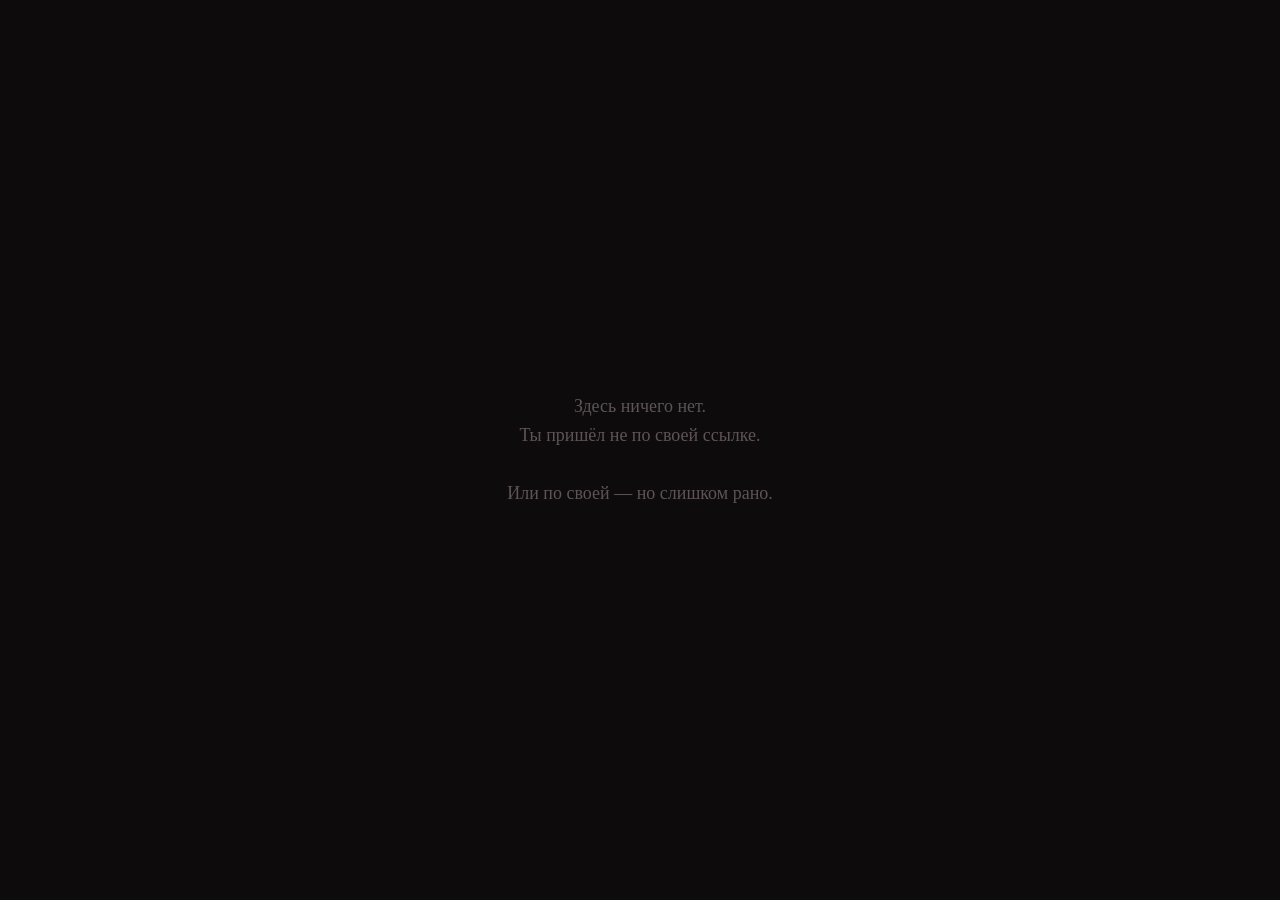
<file: index.html>
<!doctype html>
<html lang="ru"><head><meta charset="utf-8"><meta name="viewport" content="width=device-width,initial-scale=1">
<meta name="robots" content="noindex,nofollow"><title>…</title>
<style>html,body{margin:0;height:100%;background:#0d0b0c;color:#5e5358;font:18px/1.6 Georgia,serif;display:grid;place-items:center;text-align:center}
p{max-width:420px;padding:16px;animation:b 6s ease-in-out infinite}@keyframes b{50%{opacity:.35}}</style></head>
<body><p>Здесь ничего нет.<br>Ты пришёл не по своей ссылке.<br><br>Или по своей — но слишком рано.</p></body></html>
</file>
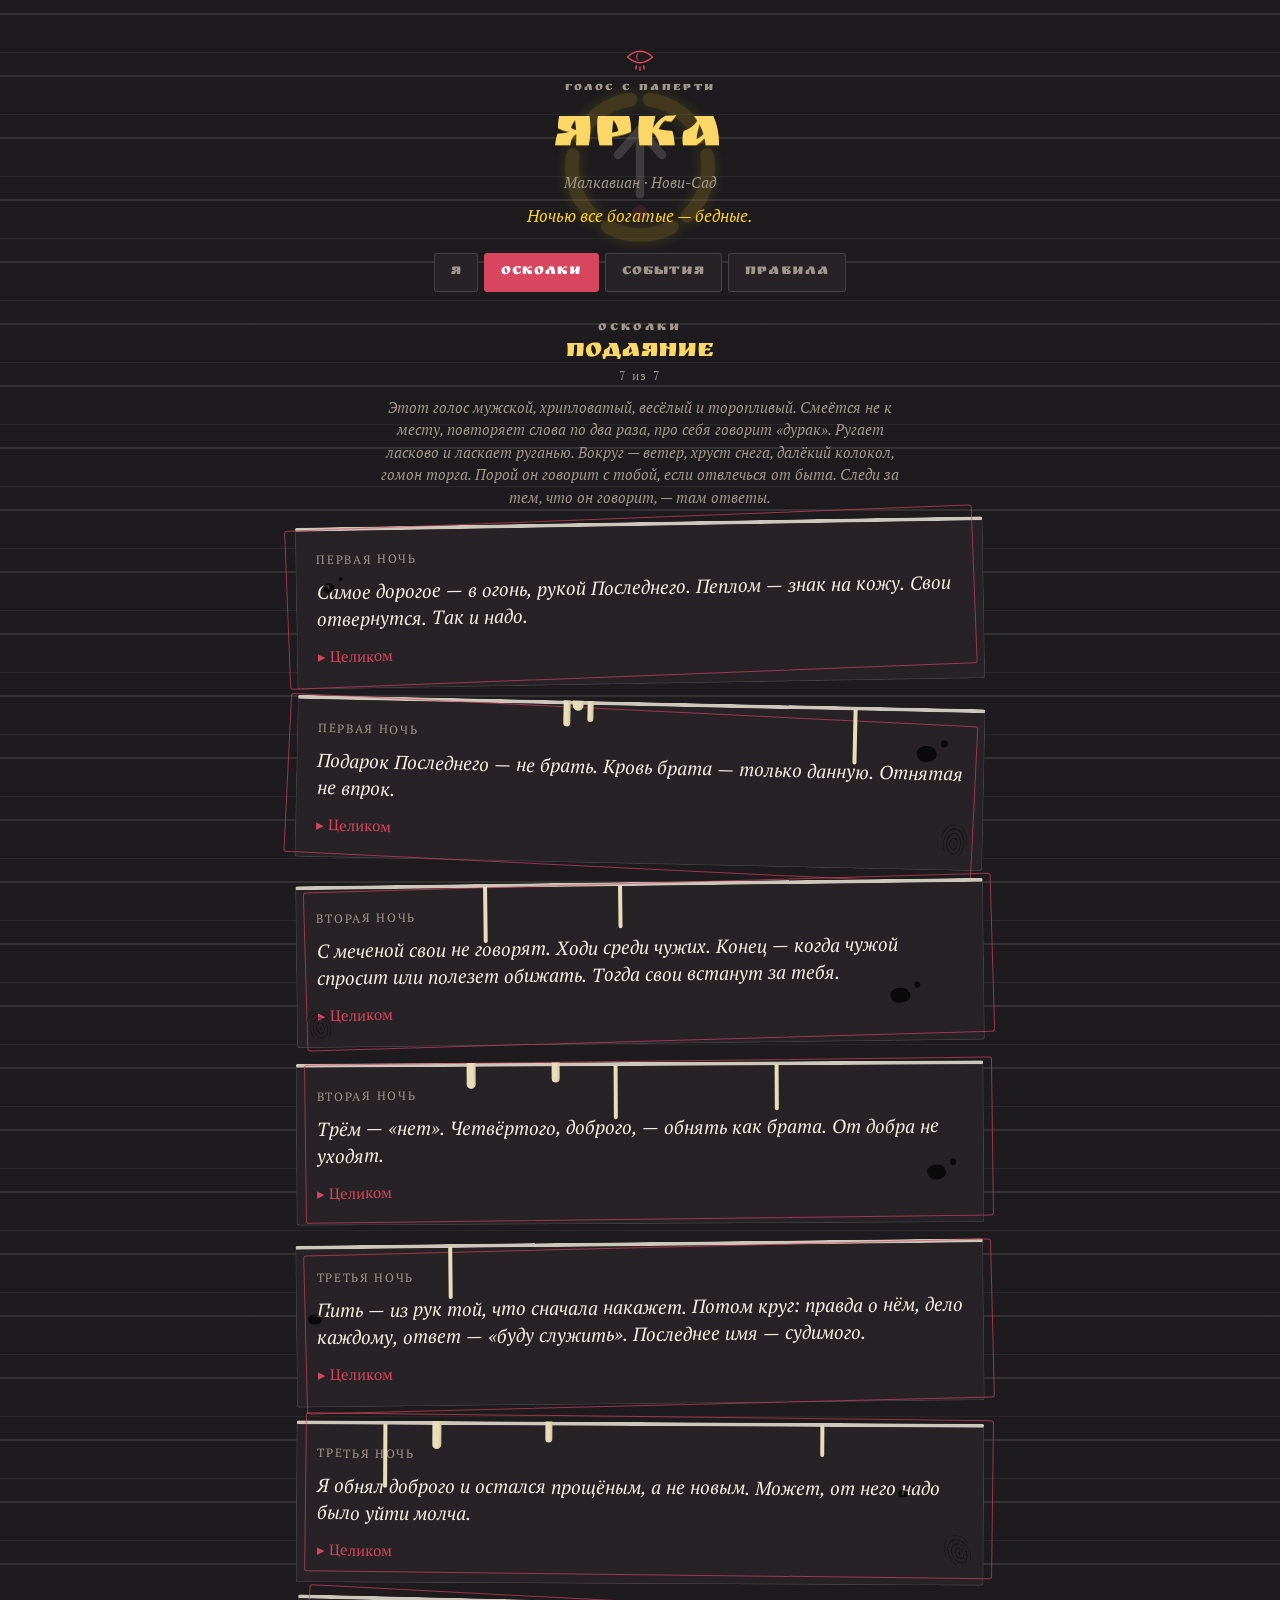
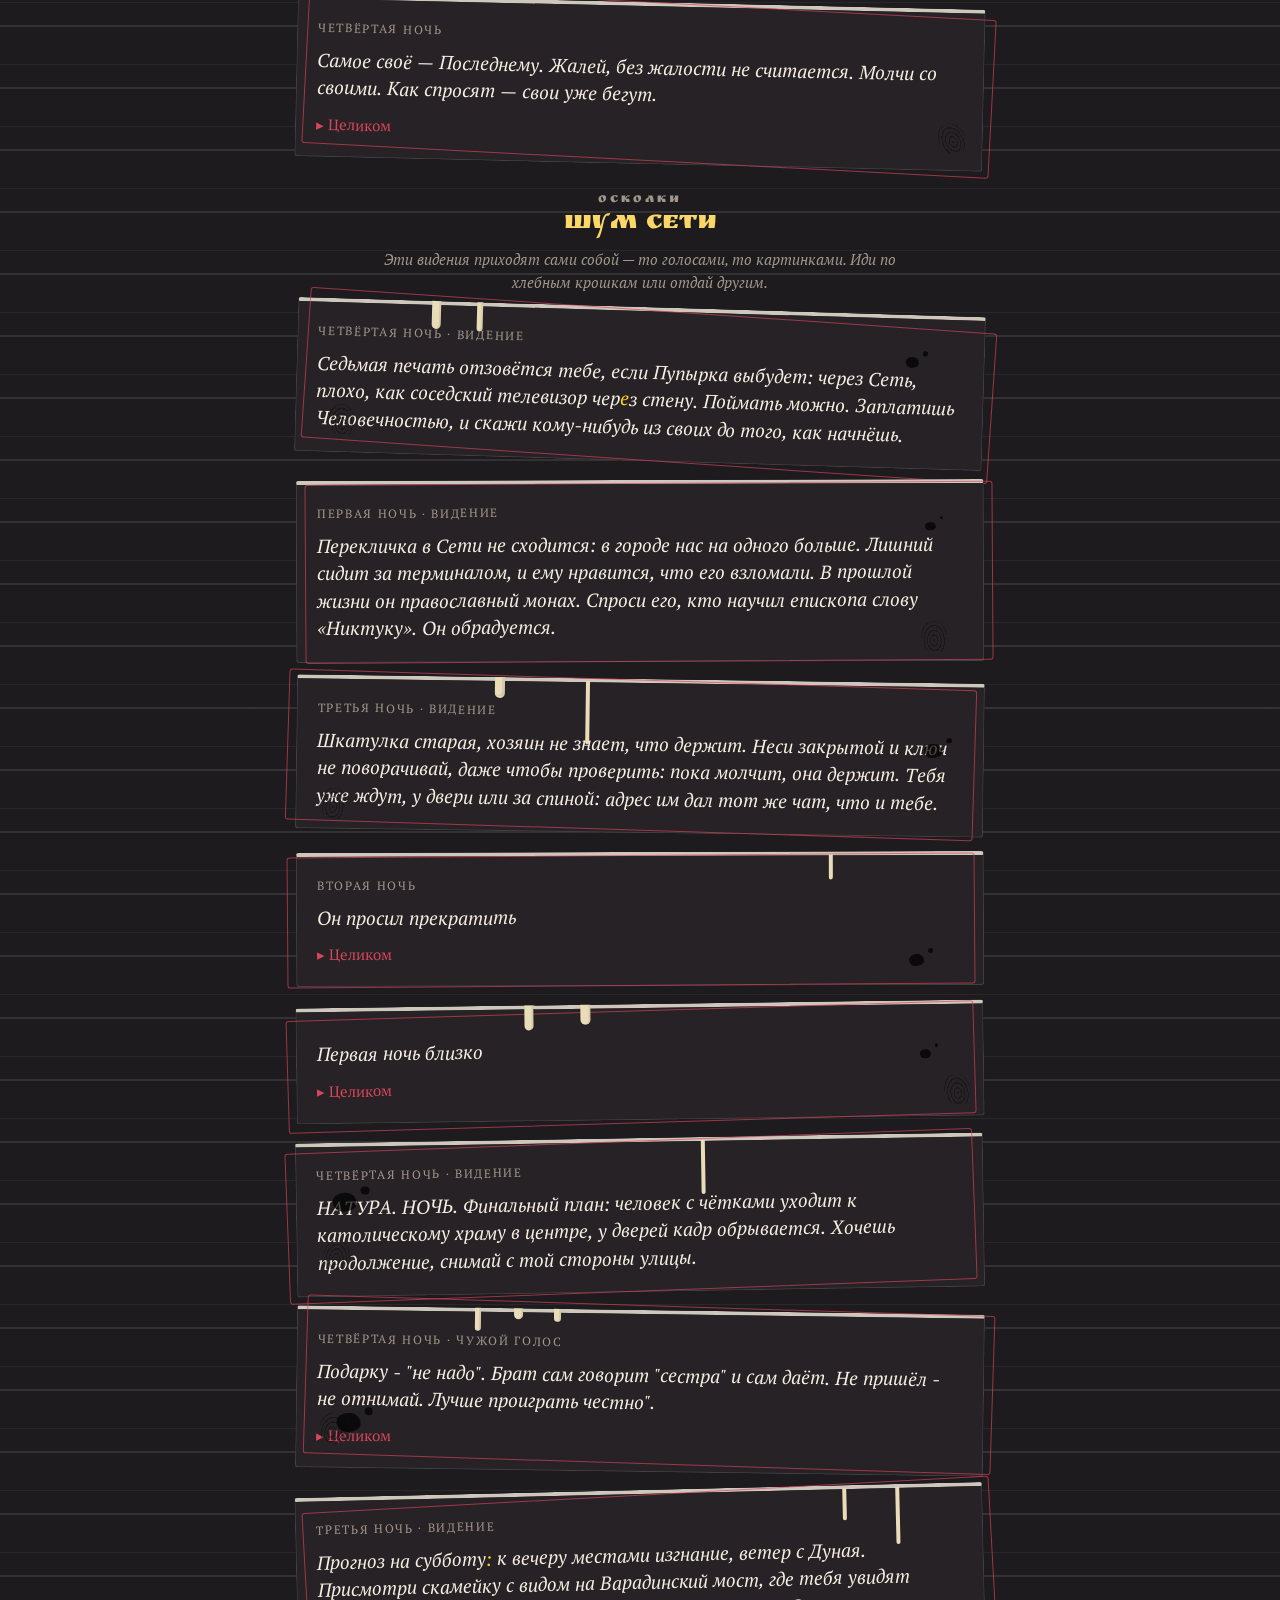
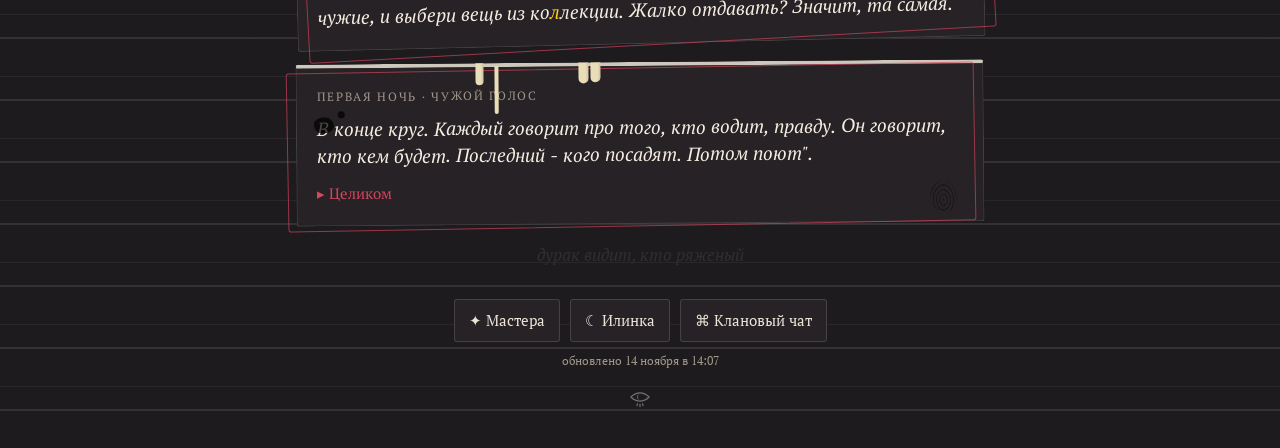
<file: bosoy-836b/index.html>
<!doctype html>
<html lang="ru" data-voice="prokhor" data-slug="bosoy-836b">
<head>
<meta charset="utf-8">
<meta name="viewport" content="width=device-width,initial-scale=1">
<meta name="robots" content="noindex,nofollow">
<title>…</title>
<link rel="preconnect" href="https://fonts.googleapis.com"><link rel="preconnect" href="https://fonts.gstatic.com" crossorigin>
<link rel="stylesheet" href="https://fonts.googleapis.com/css2?family=Caveat:wght@500;700&family=EB+Garamond:ital@0;1&family=Forum&family=Literata:ital,opsz@0,7..72;1,7..72&family=Old+Standard+TT:ital,wght@0,400;0,700;1,400&family=PT+Sans&family=PT+Serif:ital@0;1&family=Ruslan+Display&family=Cormorant+Garamond:ital,wght@0,400;0,600;1,400&display=swap">
<link rel="stylesheet" href="../assets/app.css?v=f05835c6">
</head>
<body>
<script src="../assets/app.js?v=376a159a"></script>
</body>
</html>
</file>
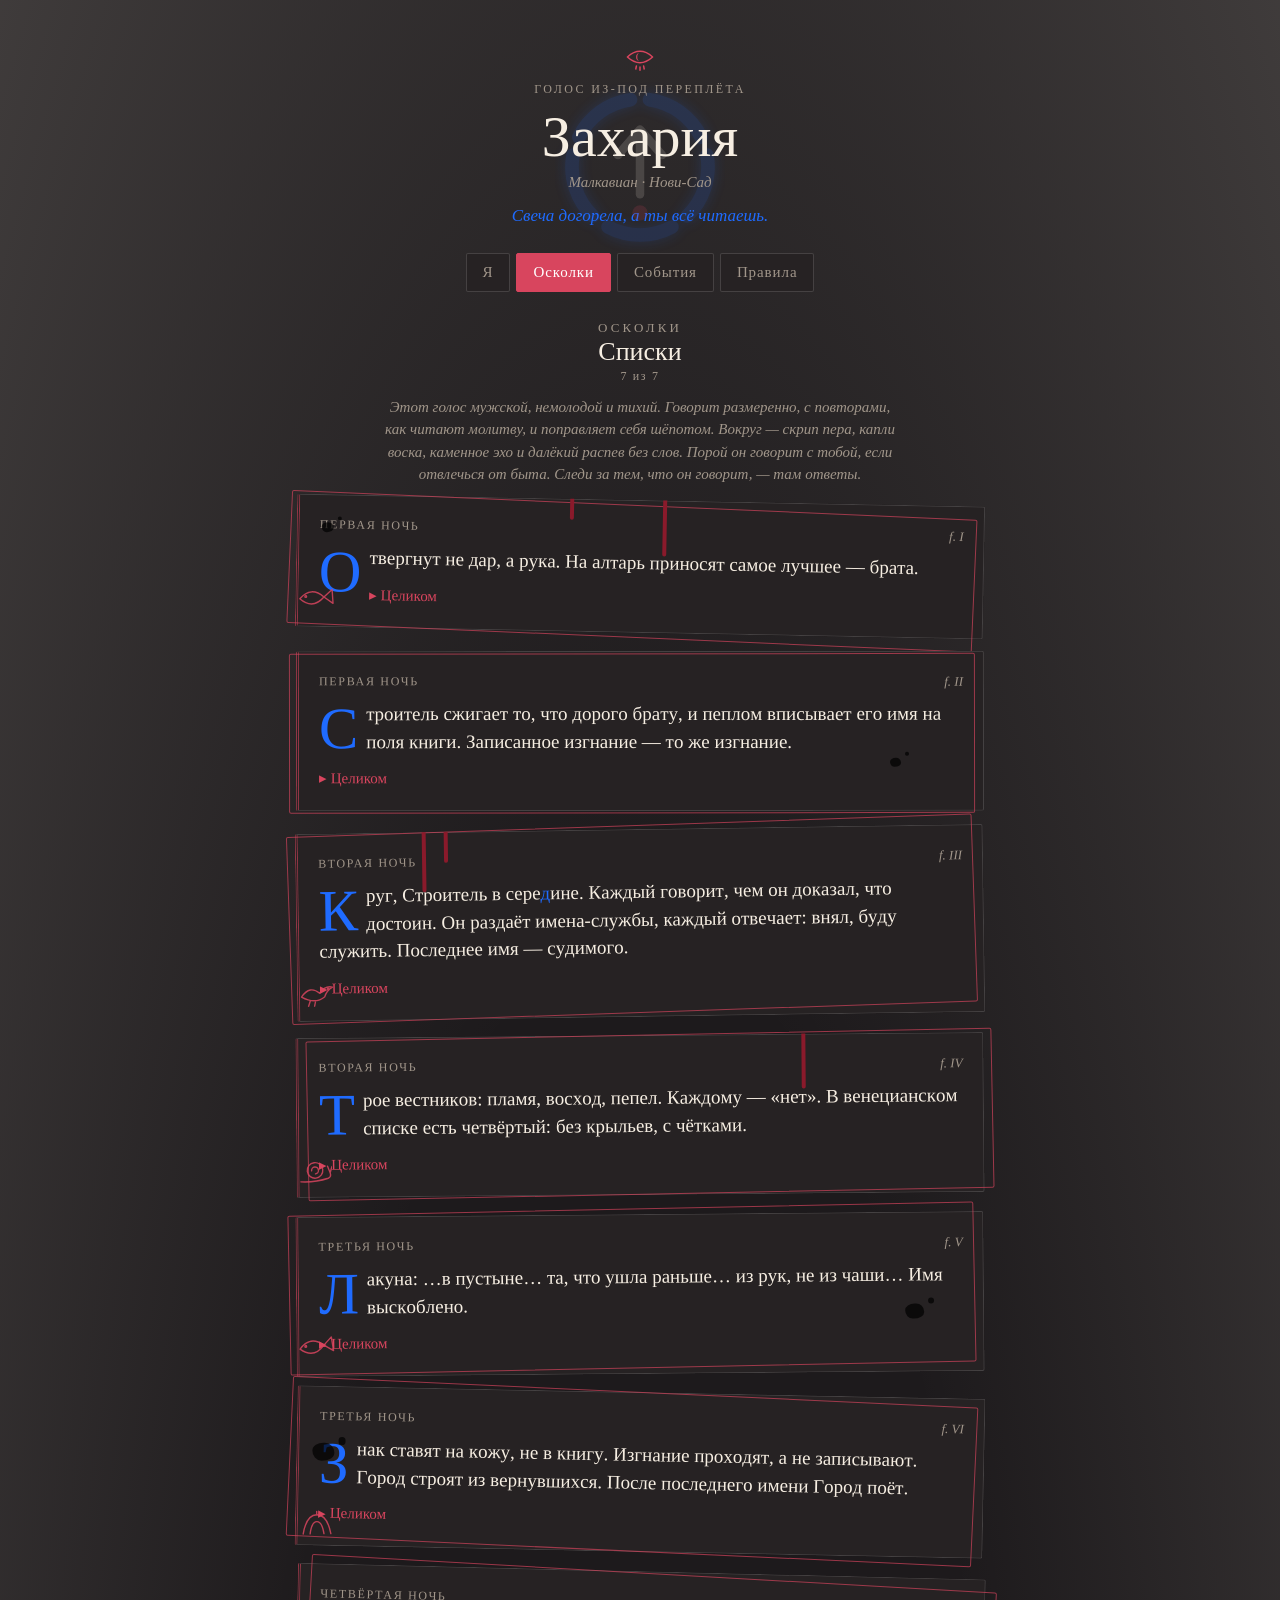
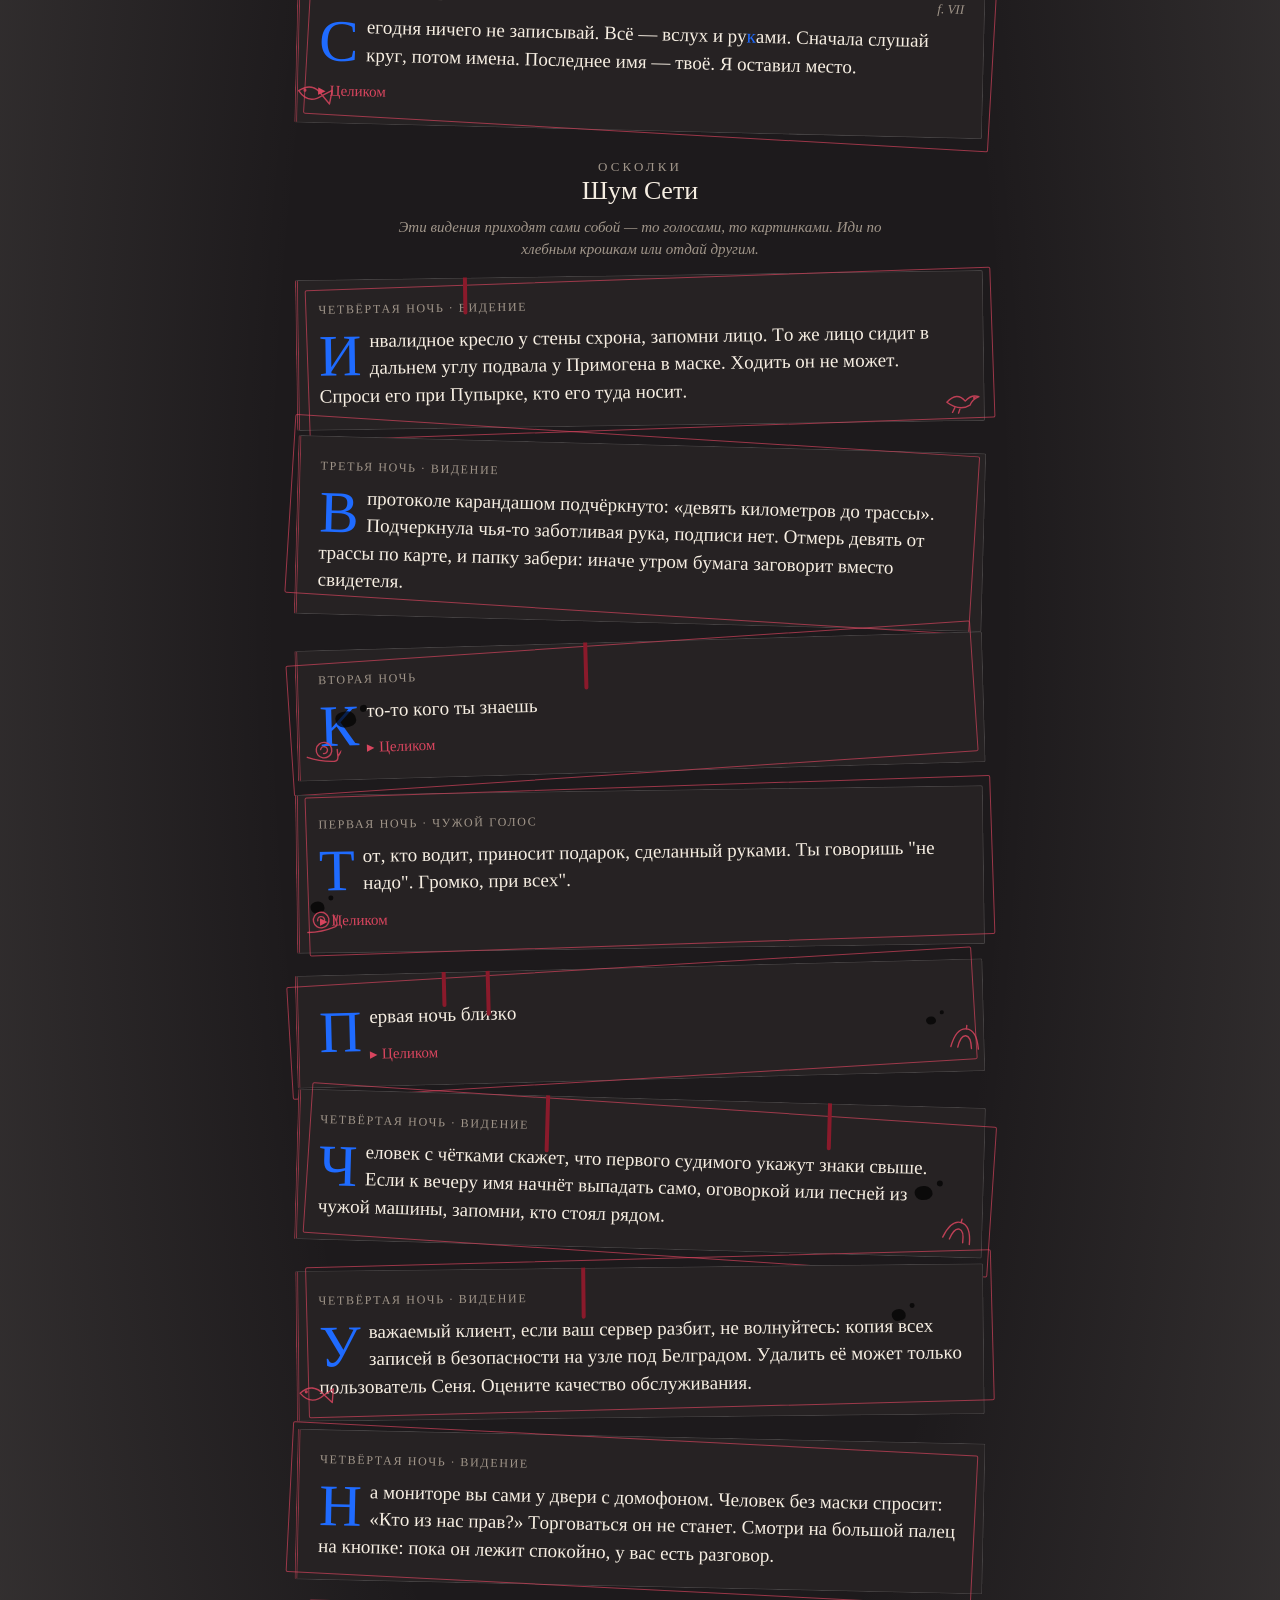
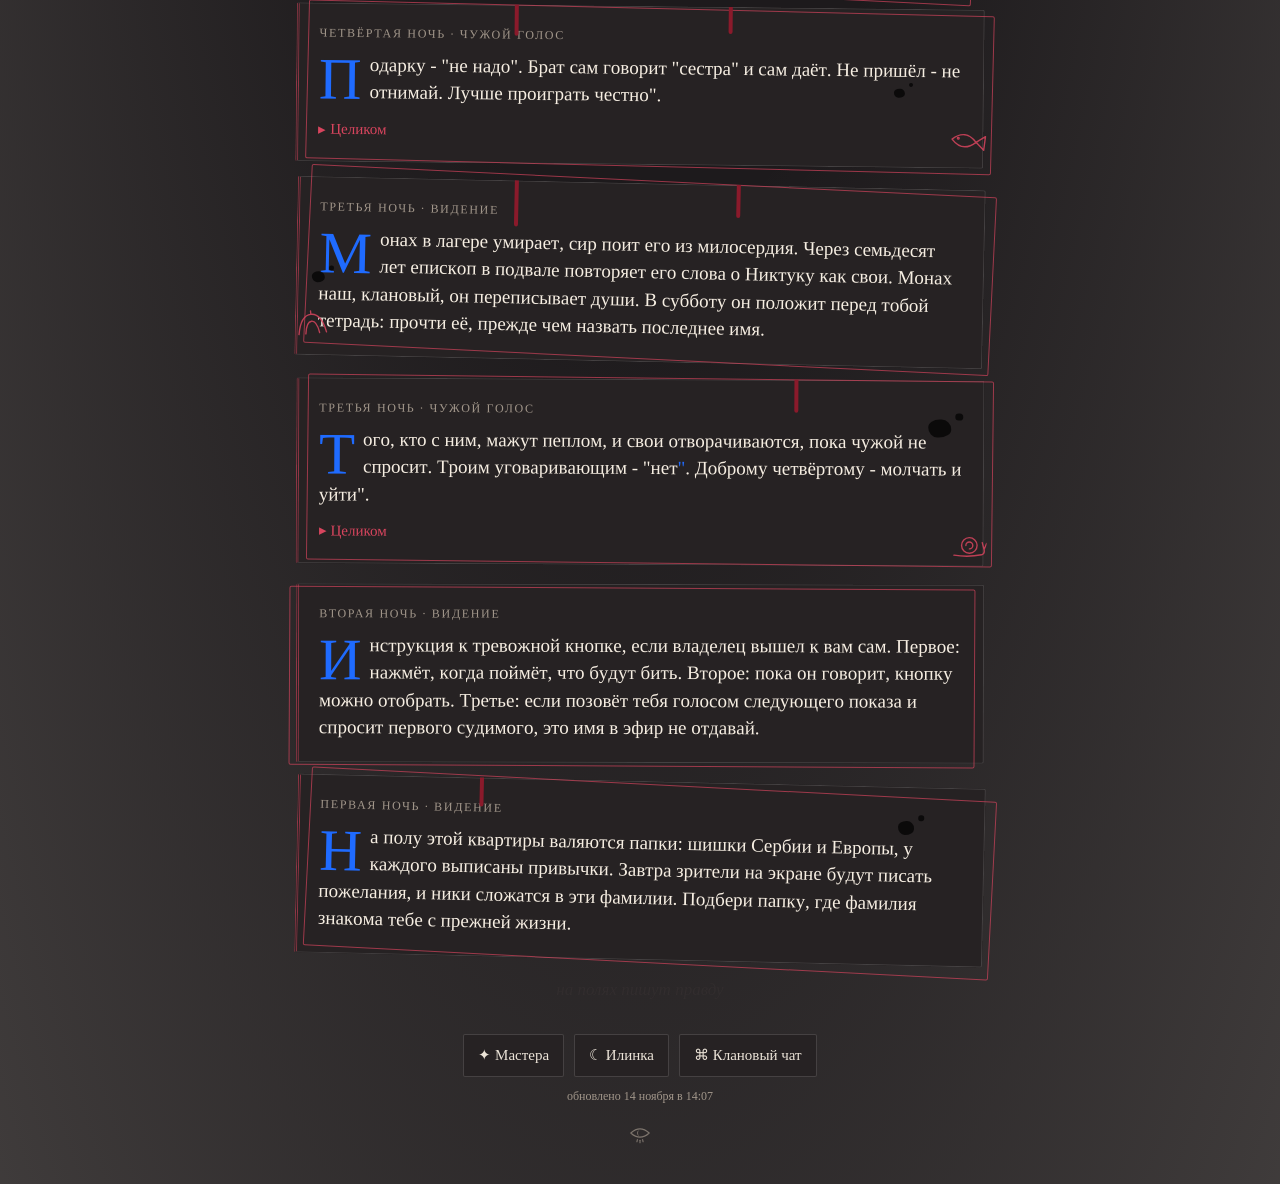
<file: codex-d46e/index.html>
<!doctype html>
<html lang="ru" data-voice="euthymius" data-slug="codex-d46e">
<head>
<meta charset="utf-8">
<meta name="viewport" content="width=device-width,initial-scale=1">
<meta name="robots" content="noindex,nofollow">
<title>…</title>
<link rel="preconnect" href="https://fonts.googleapis.com"><link rel="preconnect" href="https://fonts.gstatic.com" crossorigin>
<link rel="stylesheet" href="https://fonts.googleapis.com/css2?family=Caveat:wght@500;700&family=EB+Garamond:ital@0;1&family=Forum&family=Literata:ital,opsz@0,7..72;1,7..72&family=Old+Standard+TT:ital,wght@0,400;0,700;1,400&family=PT+Sans&family=PT+Serif:ital@0;1&family=Ruslan+Display&family=Cormorant+Garamond:ital,wght@0,400;0,600;1,400&display=swap">
<link rel="stylesheet" href="../assets/app.css?v=f05835c6">
</head>
<body>
<script src="../assets/app.js?v=376a159a"></script>
</body>
</html>
</file>
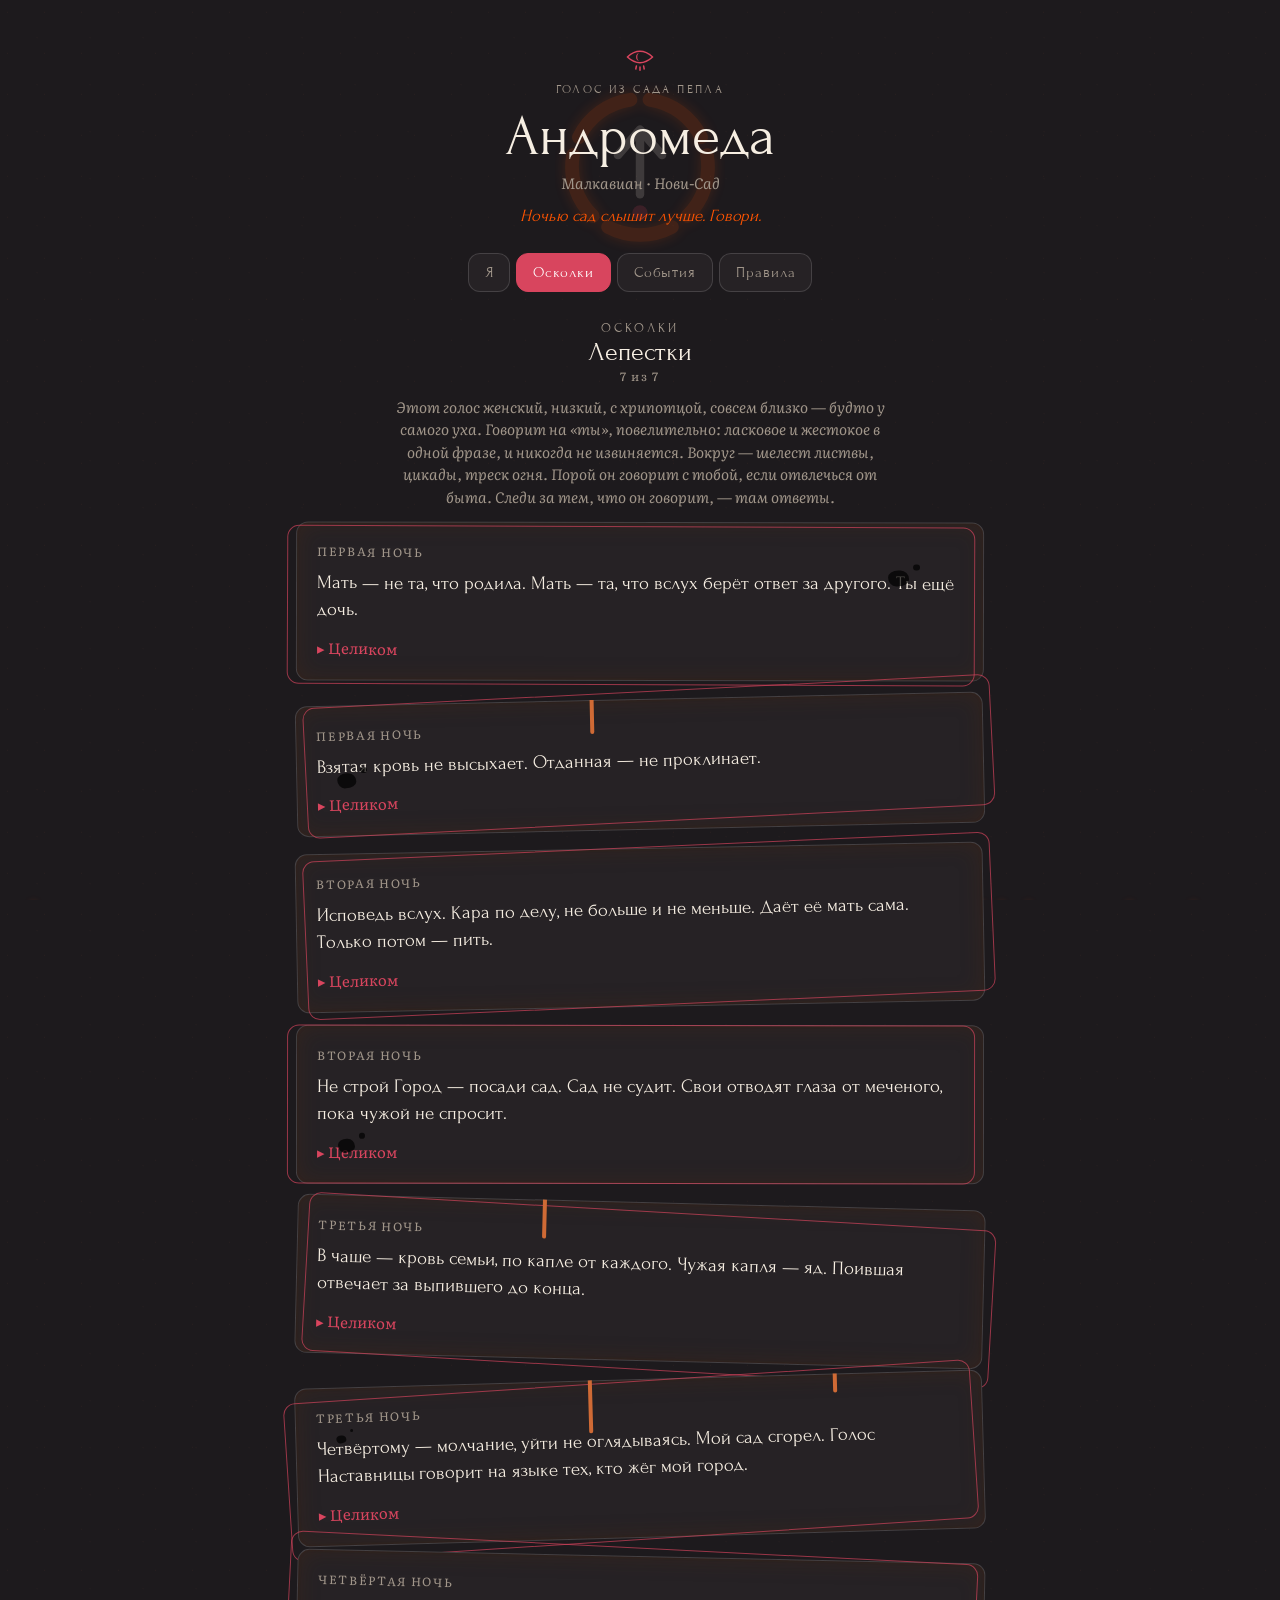
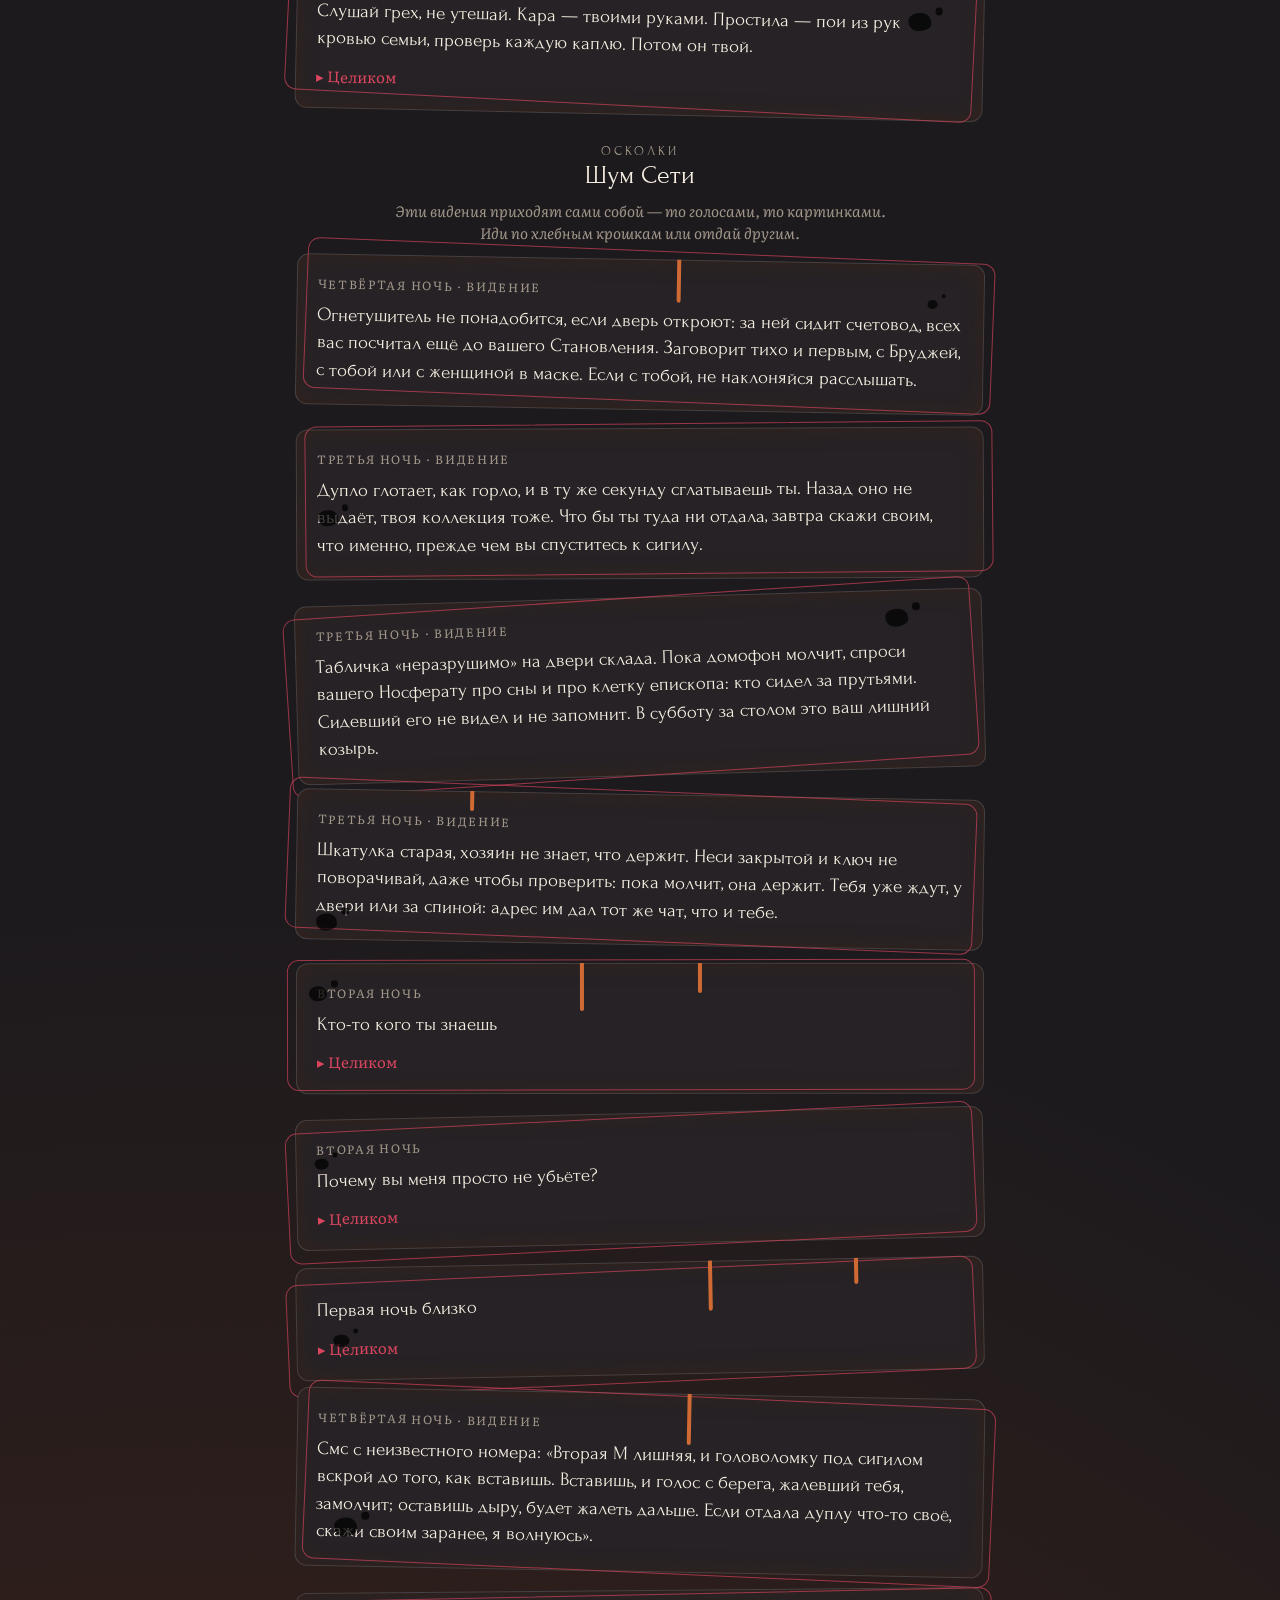
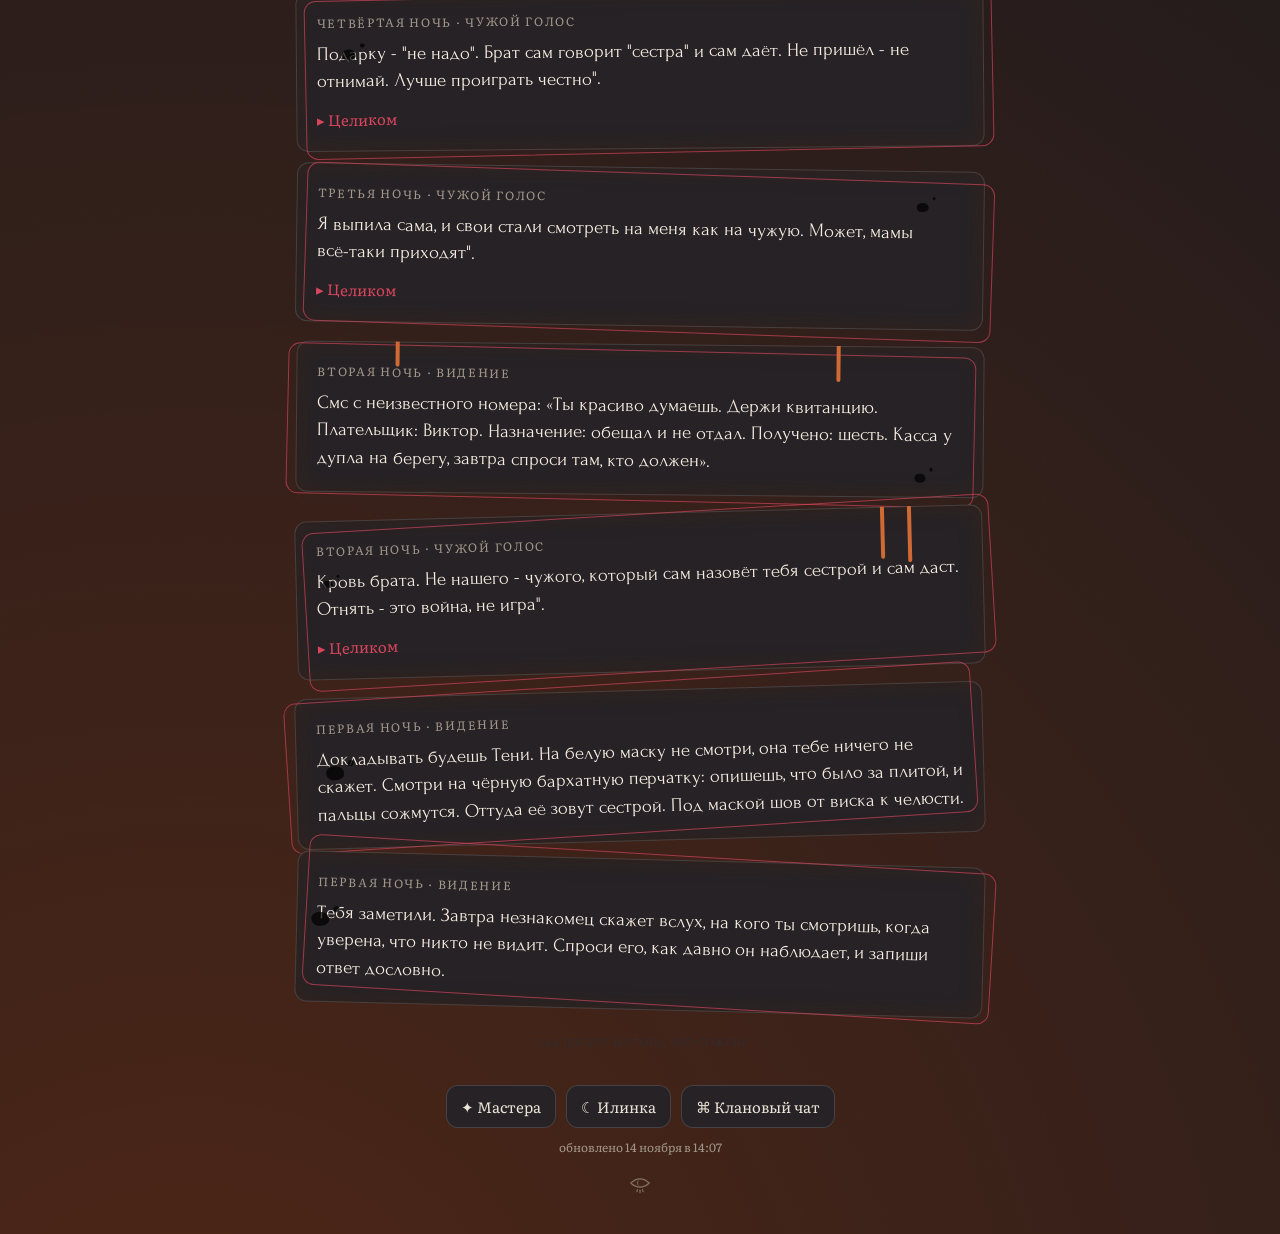
<file: hortus-880c/index.html>
<!doctype html>
<html lang="ru" data-voice="ashme" data-slug="hortus-880c">
<head>
<meta charset="utf-8">
<meta name="viewport" content="width=device-width,initial-scale=1">
<meta name="robots" content="noindex,nofollow">
<title>…</title>
<link rel="preconnect" href="https://fonts.googleapis.com"><link rel="preconnect" href="https://fonts.gstatic.com" crossorigin>
<link rel="stylesheet" href="https://fonts.googleapis.com/css2?family=Caveat:wght@500;700&family=EB+Garamond:ital@0;1&family=Forum&family=Literata:ital,opsz@0,7..72;1,7..72&family=Old+Standard+TT:ital,wght@0,400;0,700;1,400&family=PT+Sans&family=PT+Serif:ital@0;1&family=Ruslan+Display&family=Cormorant+Garamond:ital,wght@0,400;0,600;1,400&display=swap">
<link rel="stylesheet" href="../assets/app.css?v=f05835c6">
</head>
<body>
<script src="../assets/app.js?v=376a159a"></script>
</body>
</html>
</file>
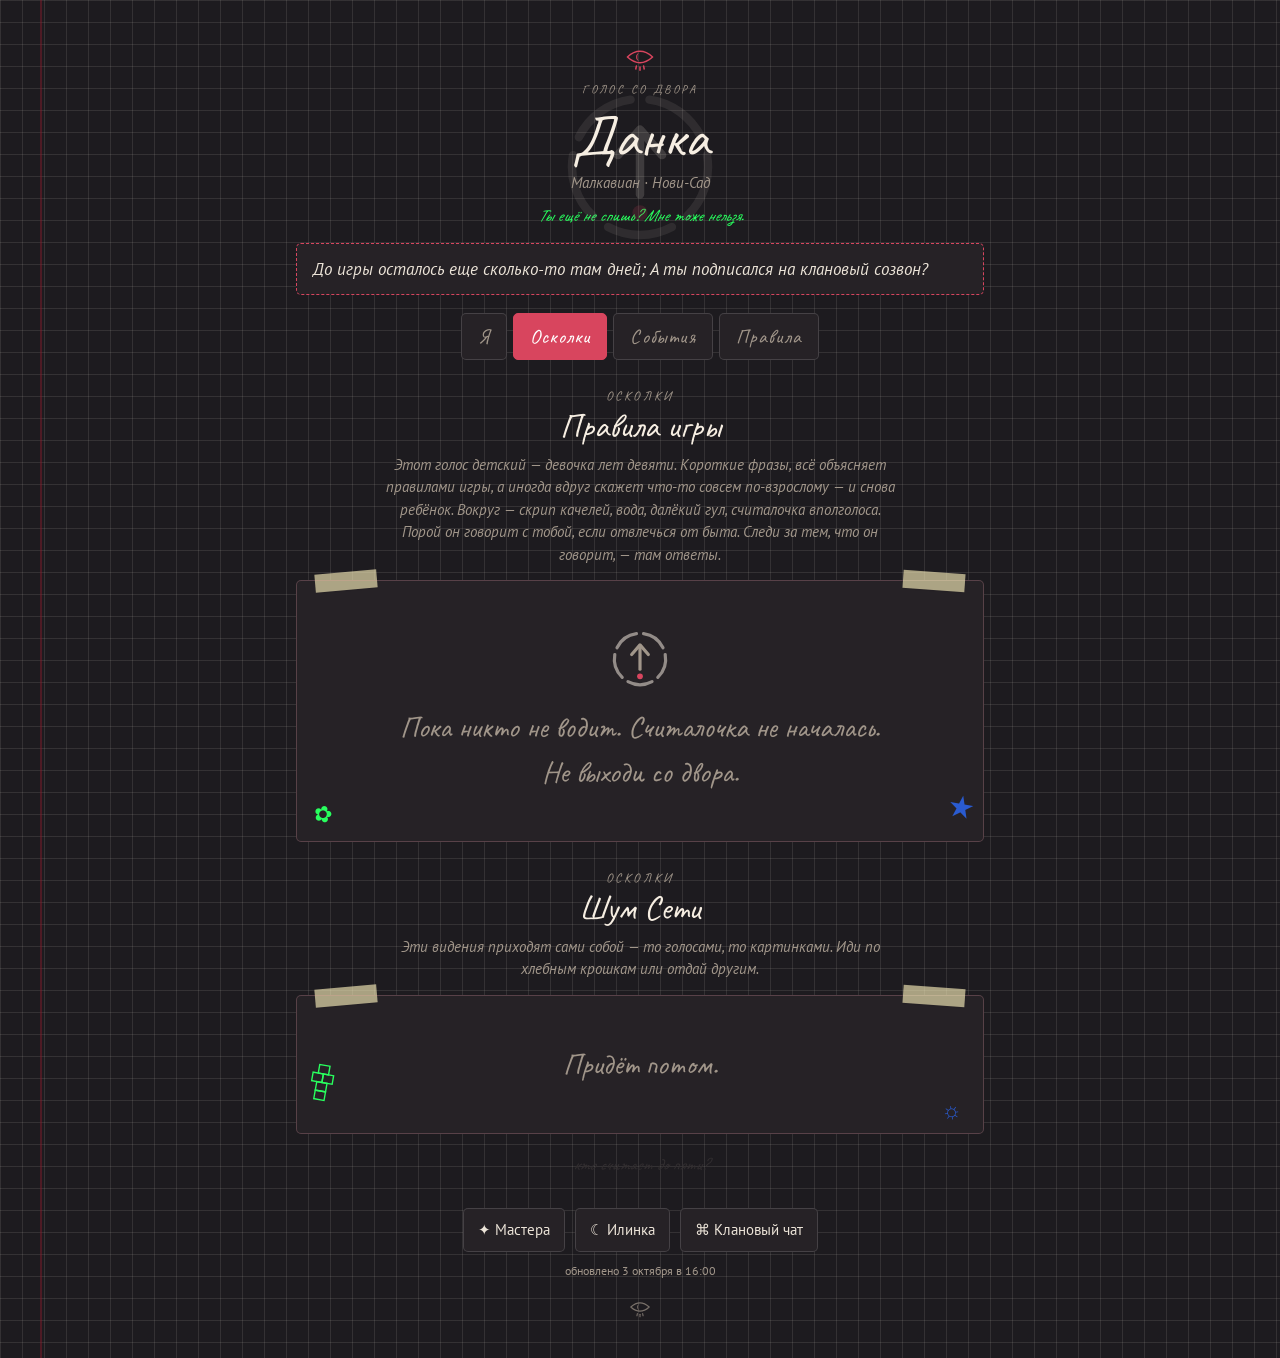
<file: most-0996/index.html>
<!doctype html>
<html lang="ru" data-voice="lane" data-slug="most-0996">
<head>
<meta charset="utf-8">
<meta name="viewport" content="width=device-width,initial-scale=1">
<meta name="robots" content="noindex,nofollow">
<title>…</title>
<link rel="preconnect" href="https://fonts.googleapis.com"><link rel="preconnect" href="https://fonts.gstatic.com" crossorigin>
<link rel="stylesheet" href="https://fonts.googleapis.com/css2?family=Caveat:wght@500;700&family=EB+Garamond:ital@0;1&family=Forum&family=Literata:ital,opsz@0,7..72;1,7..72&family=Old+Standard+TT:ital,wght@0,400;0,700;1,400&family=PT+Sans&family=PT+Serif:ital@0;1&family=Ruslan+Display&family=Cormorant+Garamond:ital,wght@0,400;0,600;1,400&display=swap">
<link rel="stylesheet" href="../assets/app.css?v=f05835c6">
</head>
<body>
<script src="../assets/app.js?v=376a159a"></script>
</body>
</html>
</file>
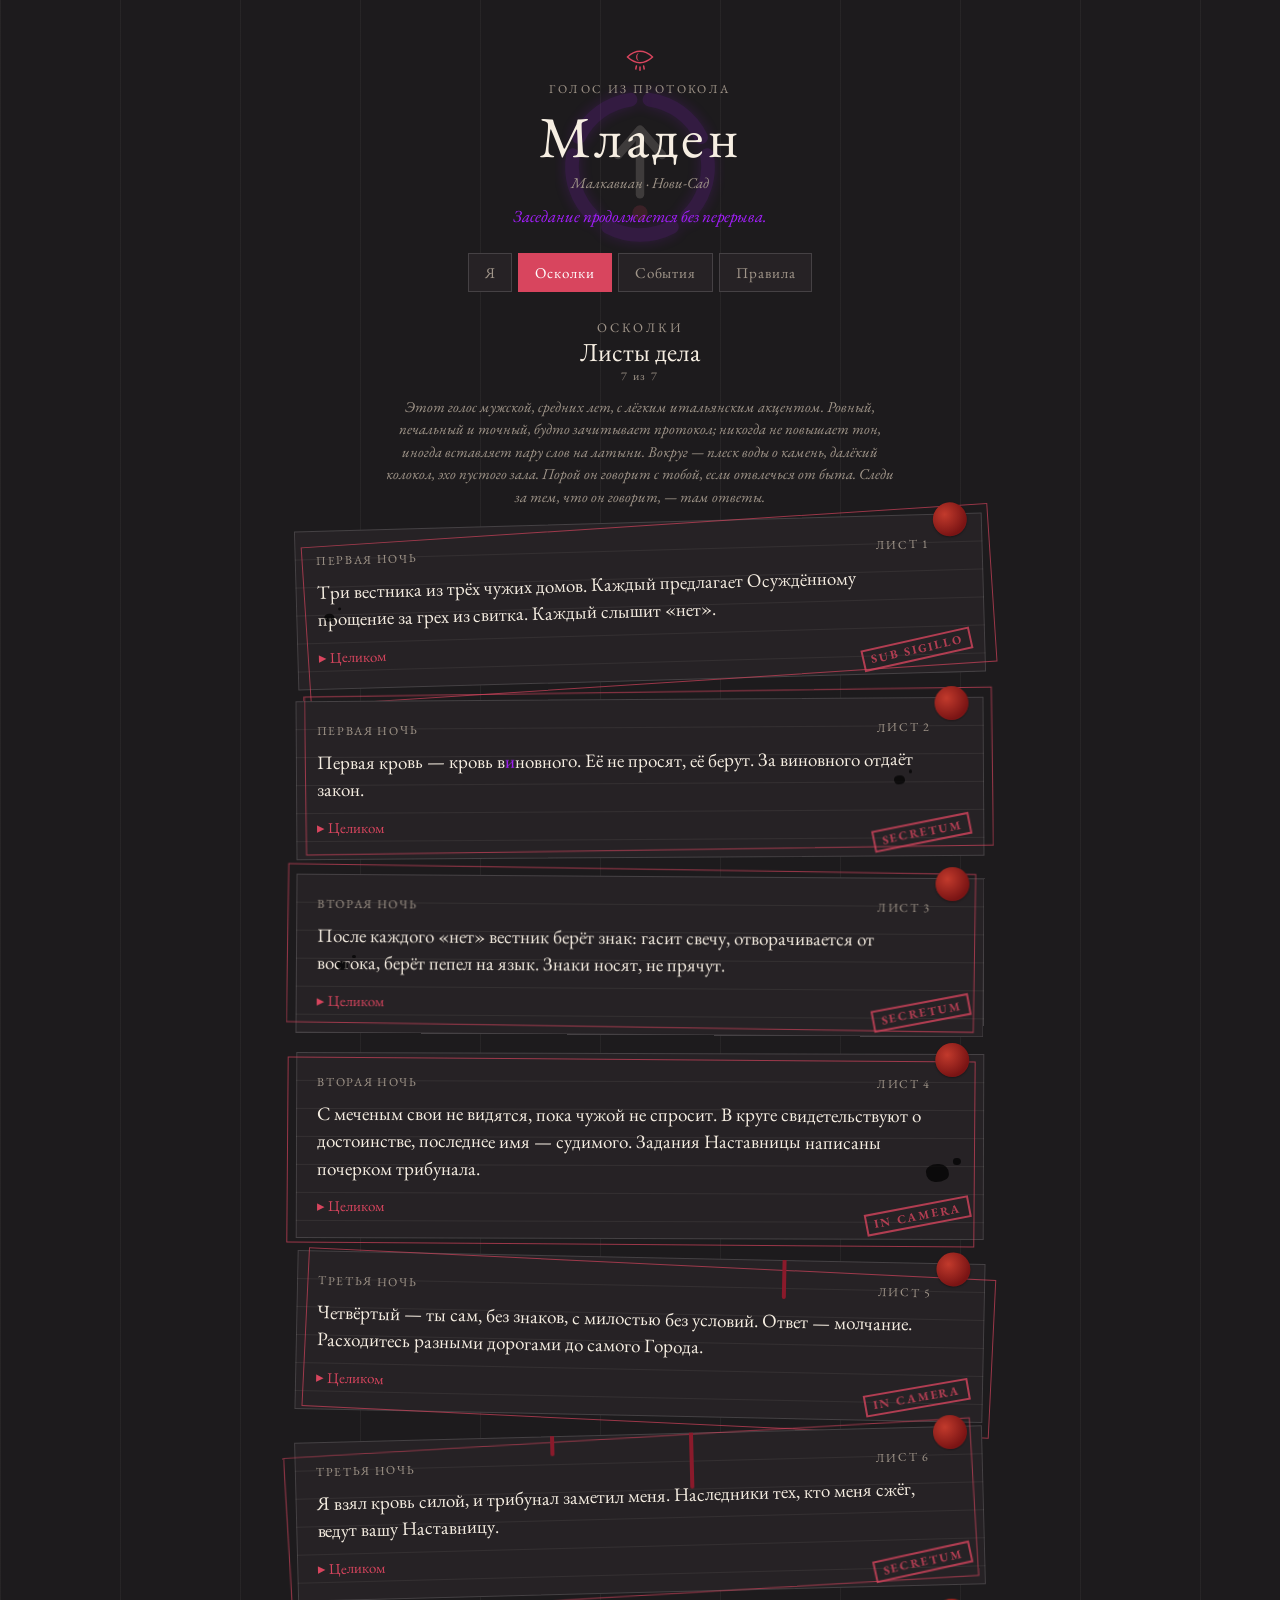
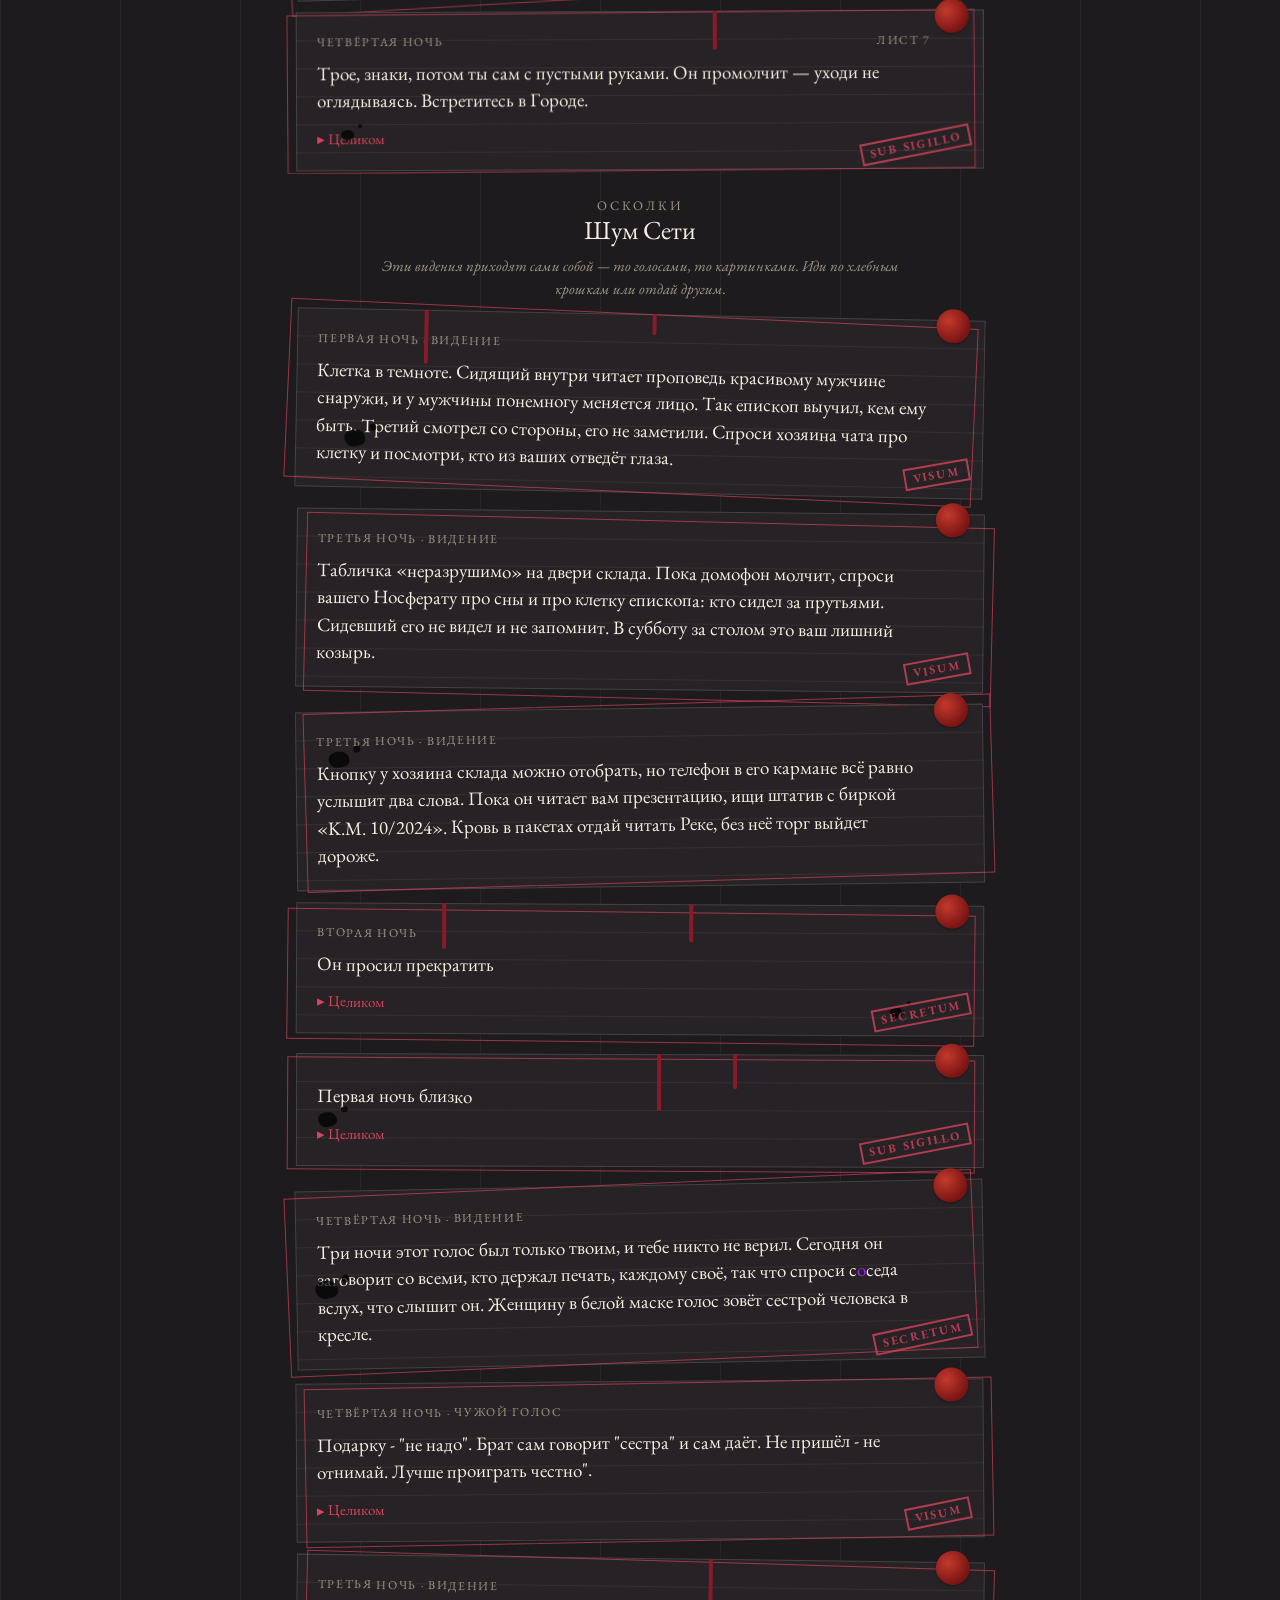
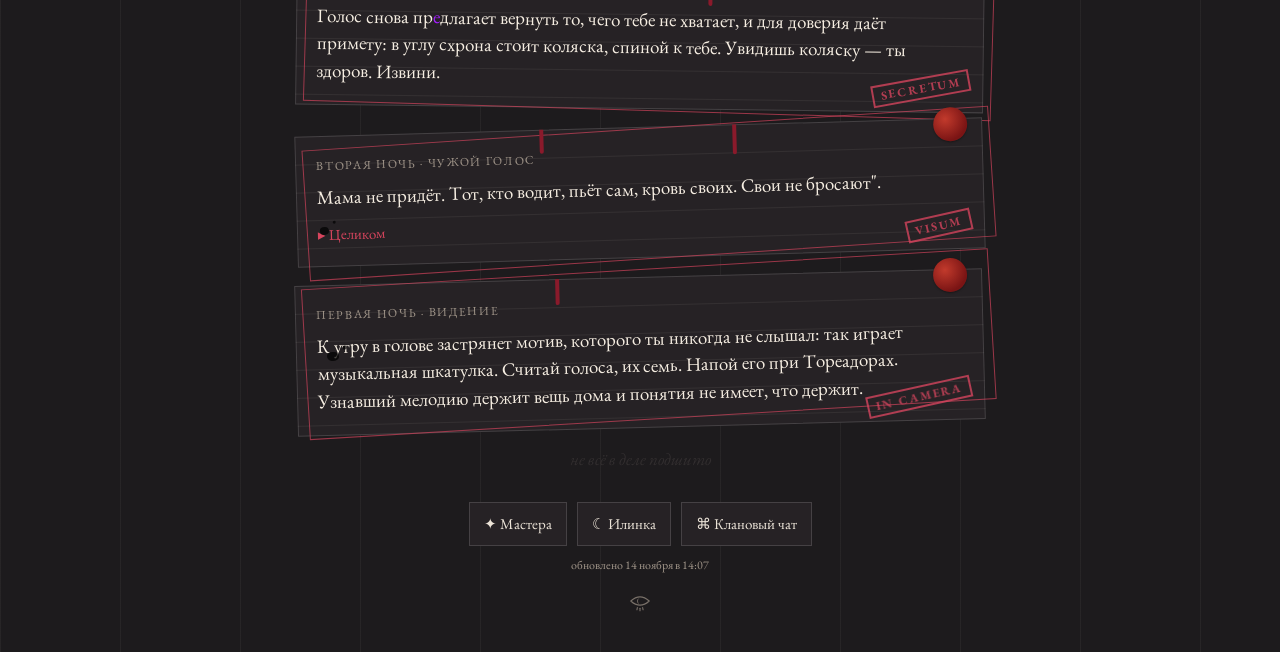
<file: processus-b335/index.html>
<!doctype html>
<html lang="ru" data-voice="tommazo" data-slug="processus-b335">
<head>
<meta charset="utf-8">
<meta name="viewport" content="width=device-width,initial-scale=1">
<meta name="robots" content="noindex,nofollow">
<title>…</title>
<link rel="preconnect" href="https://fonts.googleapis.com"><link rel="preconnect" href="https://fonts.gstatic.com" crossorigin>
<link rel="stylesheet" href="https://fonts.googleapis.com/css2?family=Caveat:wght@500;700&family=EB+Garamond:ital@0;1&family=Forum&family=Literata:ital,opsz@0,7..72;1,7..72&family=Old+Standard+TT:ital,wght@0,400;0,700;1,400&family=PT+Sans&family=PT+Serif:ital@0;1&family=Ruslan+Display&family=Cormorant+Garamond:ital,wght@0,400;0,600;1,400&display=swap">
<link rel="stylesheet" href="../assets/app.css?v=f05835c6">
</head>
<body>
<script src="../assets/app.js?v=376a159a"></script>
</body>
</html>
</file>
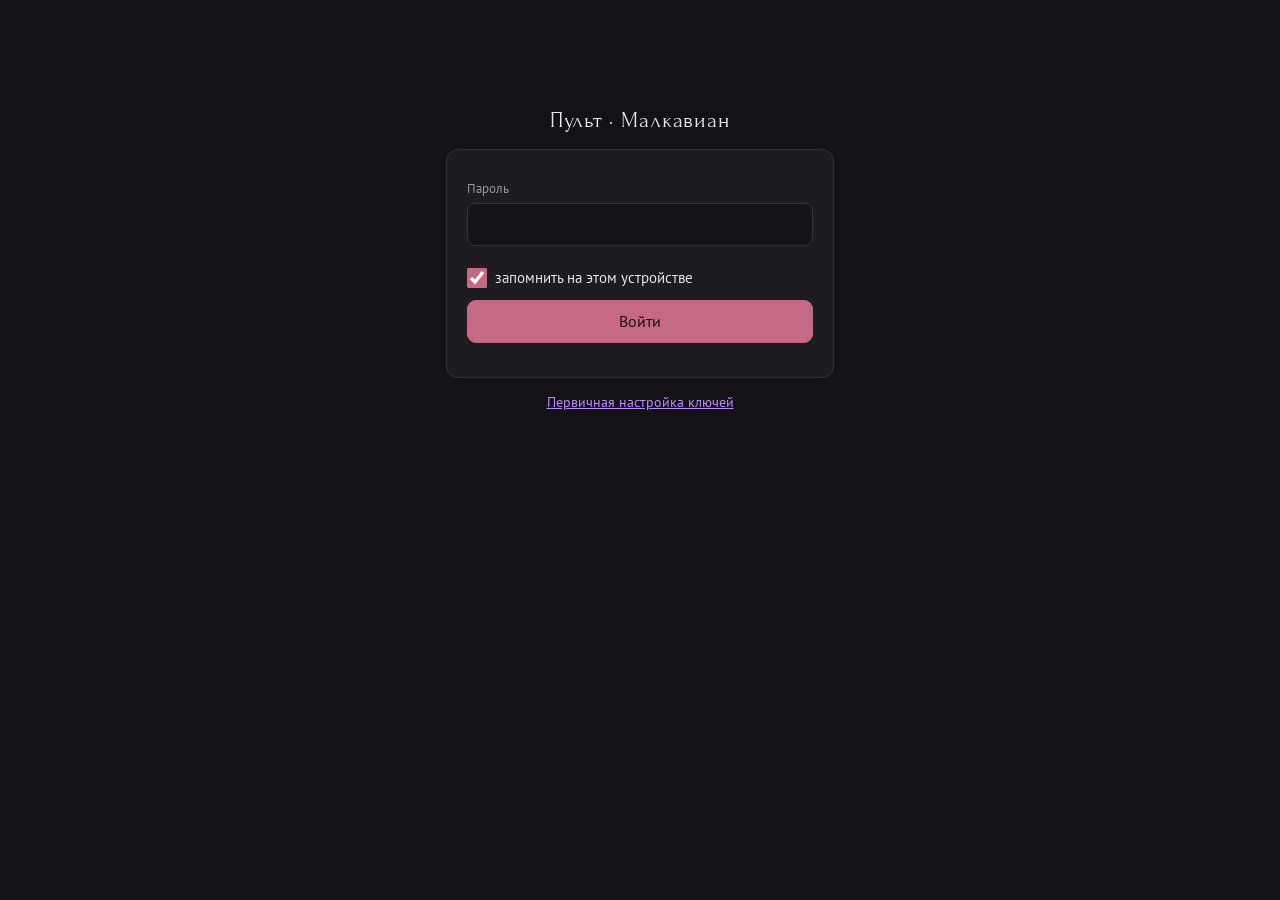
<file: pult-6bd725/index.html>
<!doctype html>
<html lang="ru">
<head>
<meta charset="utf-8">
<meta name="viewport" content="width=device-width,initial-scale=1,viewport-fit=cover">
<meta name="robots" content="noindex,nofollow">
<meta name="theme-color" content="#141216">
<meta name="apple-mobile-web-app-capable" content="yes">
<title>Пульт Малкавиан</title>
<link rel="stylesheet" href="https://fonts.googleapis.com/css2?family=PT+Sans:wght@400;700&family=Forum&display=swap">
<style>
:root{--bg:#141216;--panel:#1e1b21;--field:#151318;--line:#34303a;--ink:#e9e4ee;--muted:#9a93a3;--acc:#c56a85;--acc2:#b98cff;--ok:#7fd49a;--bad:#ff8a7a}
*{box-sizing:border-box}
html{-webkit-text-size-adjust:100%}
body{margin:0;background:var(--bg);color:var(--ink);font:16px/1.45 'PT Sans',sans-serif;padding-bottom:env(safe-area-inset-bottom)}
h1{font:400 22px Forum,serif;margin:0;letter-spacing:.04em}
h2{font:400 21px Forum,serif;margin:0 0 8px}
a{color:var(--acc2)}
.top{position:sticky;top:0;z-index:5;background:rgba(20,18,22,.97);border-bottom:1px solid var(--line);padding:calc(8px + env(safe-area-inset-top)) 12px 8px}
.top .in{max-width:1100px;margin:0 auto;display:flex;flex-wrap:wrap;gap:8px;align-items:center}
.top h1{margin-right:auto}
.badge{font-size:12px;border:1px solid var(--line);border-radius:20px;padding:2px 9px;color:var(--muted)}
.wrap{max-width:1100px;margin:0 auto;padding:12px}
.btn{font:inherit;border:1px solid var(--acc);background:var(--acc);color:#1a0d12;padding:9px 14px;border-radius:9px;cursor:pointer;text-decoration:none;display:inline-block;min-height:42px}
.btn.ghost{background:transparent;color:var(--acc)}
.btn.small{min-height:34px;padding:5px 10px;font-size:14px}
.btn:disabled{opacity:.5}
.status{font-size:14px;color:var(--muted);width:100%;min-height:1em}.status.ok{color:var(--ok)}.status.bad{color:var(--bad)}
label{display:block;color:var(--muted);font-size:13px;margin:10px 0}
input,select,textarea{display:block;width:100%;margin-top:4px;font:inherit;font-size:16px;color:var(--ink);background:var(--field);border:1px solid var(--line);border-radius:8px;padding:9px 10px}
textarea{resize:vertical}
input[type=checkbox]{display:inline;width:20px;height:20px;margin:0 8px 0 0;accent-color:var(--acc);vertical-align:middle}
.chk{display:inline-flex;align-items:center;color:var(--ink);font-size:15px;margin:6px 14px 6px 0;min-height:32px}
.chk.big{font-weight:700}
.grid2{display:grid;grid-template-columns:1fr 1fr;gap:10px}
#tabs{display:flex;gap:6px;overflow-x:auto;padding-bottom:6px;margin-bottom:10px;scrollbar-width:none}
#tabs::-webkit-scrollbar{display:none}
#tabs button{flex:0 0 auto;font:inherit;background:var(--panel);color:var(--ink);border:1px solid var(--line);border-radius:9px;padding:8px 13px;cursor:pointer;text-align:left}
#tabs button small{display:block;color:var(--muted);font-size:12px}
#tabs button.cur{border-color:var(--acc);box-shadow:0 0 0 1px var(--acc) inset}
.box{background:var(--panel);border:1px solid var(--line);border-radius:12px;padding:14px;margin-bottom:12px}
.pagehead{display:flex;justify-content:space-between;align-items:center;gap:10px;flex-wrap:wrap}
.item{display:grid;grid-template-columns:120px 1fr;gap:10px;border-top:1px solid var(--line);padding:12px 0;opacity:.6}
.item.on{opacity:1}.item.on .ititle b{color:var(--acc)}
.icard{font-size:15px}
.iopts{display:grid;grid-template-columns:auto 1fr;gap:4px 12px;align-items:center;margin-top:6px}
.iopts input[type=url]{margin:0}.iopts details{grid-column:1/-1;color:var(--muted)}
.ftext{white-space:pre-wrap;font-size:14px;color:var(--ink);background:var(--field);border-radius:8px;padding:10px;margin-top:6px;max-height:320px;overflow:auto}
.pill{font-size:11px;border:1px solid var(--line);border-radius:20px;padding:1px 7px;color:var(--muted)}.pill.g{border-color:var(--ok);color:var(--ok)}
.row.link{display:grid;grid-template-columns:140px 1fr 2fr;gap:10px;align-items:center;margin:6px 0}.row.link input{margin:0}
.muted{color:var(--muted)}.urls{padding-left:18px}.urls a{word-break:break-all}
code{background:var(--field);border-radius:4px;padding:1px 5px;color:var(--acc2)}
.nightsel{display:flex;align-items:center;gap:6px;margin:0;color:var(--ink);font-size:14px}.nightsel select{width:auto;margin:0;padding:6px 8px}
.ev{border-top:1px solid var(--line);padding:10px 0}
.ev .who{font-size:13px;color:var(--muted)}
.ev .acts{display:flex;gap:8px;margin-top:6px}
.login{max-width:420px;margin:12vh auto 0;padding:0 16px}
.login .box{padding:20px}
.hide{display:none!important}
.nightbar{display:flex;flex-wrap:wrap;gap:10px;align-items:center;justify-content:space-between}
.nb-title{font-size:15px}.nb-title .pend{color:var(--acc)}
.seg{display:flex;border:1px solid var(--line);border-radius:10px;overflow:hidden}
.seg button{font:inherit;font-size:15px;background:transparent;color:var(--ink);border:0;border-left:1px solid var(--line);padding:9px 12px;min-height:42px;cursor:pointer}
.seg button:first-child{border-left:0}
.seg button.on{background:var(--acc);color:#1a0d12;font-weight:700}
@media (max-width:700px){.grid2,.row.link{grid-template-columns:1fr}.item{grid-template-columns:1fr}.iopts{grid-template-columns:1fr}}
</style>
</head>
<body>

<div id="loginView" class="login hide">
  <h1 style="text-align:center;margin-bottom:16px">Пульт · Малкавиан</h1>
  <div class="box">
    <label>Пароль<input id="pw" type="password" autocomplete="current-password" enterkeyhint="go"></label>
    <label class="chk"><input type="checkbox" id="remember" checked> запомнить на этом устройстве</label>
    <button class="btn" id="loginBtn" style="width:100%">Войти</button>
    <div class="status" id="loginStatus"></div>
  </div>
  <p class="muted" style="text-align:center;font-size:14px"><a href="#" id="toSetup">Первичная настройка ключей</a></p>
</div>

<div id="setupView" class="wrap hide" style="max-width:640px">
  <div class="box">
    <h2>Ключи доступа</h2>
    <p class="muted">Делается один раз с любого устройства. Токен GitHub шифруется паролями и сохраняется в репозитории, дальше вход только по паролю — с телефона тоже.</p>
    <div class="grid2">
      <label>Логин на GitHub<input id="s-owner" autocapitalize="off"></label>
      <label>Репозиторий<input id="s-repo" autocapitalize="off"></label>
    </div>
    <label>Ветка<input id="s-branch" value="main" autocapitalize="off"></label>
    <label>Токен GitHub (fine-grained, Contents: Read and write)<input id="s-token" type="password" autocapitalize="off" placeholder="github_pat_…"></label>
    <label>Пароль координатора — всё: осколки, ночь, ссылки, ключи<input id="s-pc" type="password" autocomplete="new-password"></label>
    <label>Пароль мастеров — только вкидывать видения и ивенты<input id="s-pm" type="password" autocomplete="new-password"></label>
    <label>Библиотека текстов library.json <span id="s-libstate"></span><input id="s-lib" type="file" accept=".json,application/json"></label>
    <button class="btn" id="setupBtn">Зашифровать и сохранить</button>
    <button class="btn ghost" id="setupCancel">Назад</button>
    <div class="status" id="setupStatus"></div>
  </div>
</div>

<div id="appView" class="hide">
  <div class="top"><div class="in">
    <h1>Пульт</h1>
    <span class="badge" id="roleBadge"></span>
    <label class="nightsel coord-only">Ночь <select id="night"><option value="0">до игры</option><option value="1">N1</option><option value="2">N2</option><option value="3">N3</option><option value="4">N4</option></select></label>
    <button class="btn coord-only" id="publish">Опубликовать</button>
    <a class="btn ghost small hide" id="primoLink" target="_blank">Илинка ↗</a>
    <button class="btn ghost small" id="logout">Выйти</button>
    <div id="status" class="status"></div>
  </div></div>
  <div class="wrap">
    <nav id="tabs"></nav>
    <main id="main"></main>
  </div>
</div>

<script>window.MALK_PLAYERS = [{"id": "grek", "slug": "codex-d46e", "voice": "euthymius", "title": "Грек"}, {"id": "alisa", "slug": "bosoy-836b", "voice": "prokhor", "title": "Алиса"}, {"id": "vorobeika", "slug": "hortus-880c", "voice": "ashme", "title": "Воробейка"}, {"id": "fifth", "slug": "processus-b335", "voice": "tommazo", "title": "Мурыч"}]; window.MALK_PRIMO_SLUG = "sova-e060c0"; window.MALK_ARCH = {"external": {"Реликвия": "Агнец. В тебе клан видит будущее, надежду и спасение. Ты сомневаешься в том, что тебе готовят, но не знаешь другой жизни. Немного наивен и точно знаешь: клан тебя не предаст.", "Десница": "Каратель. Самый яростно верный идеям клана. Следишь за идейной чистотой других и не боишься бросить вызов кому угодно, если видишь грех против идеи. Вера клана однажды тебя спасла.", "Неофит": "Рвение недавно спасённого. Доктрину понимаешь буквально и эскалируешь там, где старшие спустили бы на тормозах. Всех бесишь интенсивностью.", "Раскольник": "Веришь в тот же символ, но твоя трактовка расходится с видением Примогена. Пока твой голос тих, но, возможно, ты переопределишь путь клана.", "Совесть": "Задаёшь неудобные вопросы с позиции человечности и морали, и лишь потом — общего блага. Веришь в идеи, но знаешь: кровью не построишь мир.", "Прагматик": "Разочарован в вере. Всё, к чему идёт клан, принимаешь через рациональное. Считаешь деньги и ресурсы и знаешь, что всё делается так, как необходимо."}, "internal": {"Человек «Никто»": "Твоя личность была разбита. Ты подстраиваешься под самого сильного рядом: перенимаешь мимику, речь, со временем мотивы. В пустой комнате ты чувствуешь себя комнатой. Первая опора, которую ты нашёл, — вера клана.", "Сетевой паук": "Ты глубоко погрузился в МалкНет и встретил там то, что уничтожило твою веру в чудеса. С чужими возводишь логику в абсолют. Всё должно иметь причину.", "Архитектор": "Ты одержим великой идеей и вписываешь её в мир после Страшного суда. Роли в новом мире уже распределены, осталось закончить проект.", "Коллекционер": "Ты одержим идеей собирать. Ты — Ной: в новом мире не будет того, чего ты не соберёшь. Расставаться с частями коллекции ты не готов.", "Церемониймейстер": "Ты понял, по каким правилам будет жить новый мир, и учишь всех вокруг им следовать. Ритуалы важнее всего.", "Любовник": "Ты ищешь тепла и не можешь найти. Тебе всегда мало внимания и принятия, и ради кого-то ты готов меняться."}};</script>
<script src="../assets/cms.js?v=173b81e0"></script>
</body>
</html>
</file>
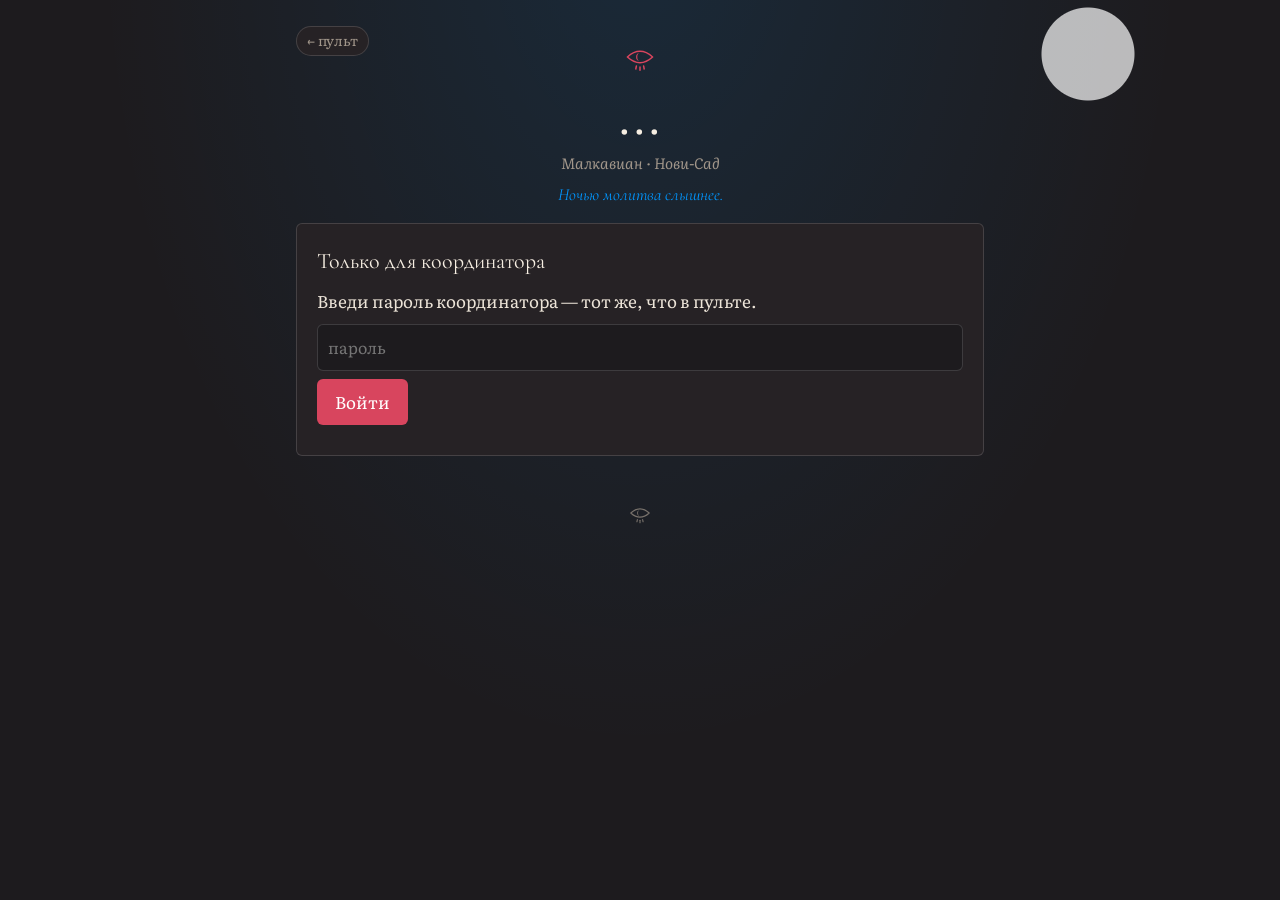
<file: sova-e060c0/index.html>
<!doctype html>
<html lang="ru" data-voice="ilinka" data-slug="sova-e060c0" data-mode="primo" data-cms="pult-6bd725" data-players="[{&quot;id&quot;: &quot;grek&quot;, &quot;slug&quot;: &quot;codex-d46e&quot;, &quot;title&quot;: &quot;Грек&quot;}, {&quot;id&quot;: &quot;alisa&quot;, &quot;slug&quot;: &quot;bosoy-836b&quot;, &quot;title&quot;: &quot;Алиса&quot;}, {&quot;id&quot;: &quot;vorobeika&quot;, &quot;slug&quot;: &quot;hortus-880c&quot;, &quot;title&quot;: &quot;Воробейка&quot;}, {&quot;id&quot;: &quot;fifth&quot;, &quot;slug&quot;: &quot;processus-b335&quot;, &quot;title&quot;: &quot;Мурыч&quot;}]">
<head>
<meta charset="utf-8">
<meta name="viewport" content="width=device-width,initial-scale=1">
<meta name="robots" content="noindex,nofollow">
<title>…</title>
<link rel="preconnect" href="https://fonts.googleapis.com"><link rel="preconnect" href="https://fonts.gstatic.com" crossorigin>
<link rel="stylesheet" href="https://fonts.googleapis.com/css2?family=Caveat:wght@500;700&family=EB+Garamond:ital@0;1&family=Forum&family=Literata:ital,opsz@0,7..72;1,7..72&family=Old+Standard+TT:ital,wght@0,400;0,700;1,400&family=PT+Sans&family=PT+Serif:ital@0;1&family=Ruslan+Display&family=Cormorant+Garamond:ital,wght@0,400;0,600;1,400&display=swap">
<link rel="stylesheet" href="../assets/app.css?v=f05835c6">
</head>
<body>
<script src="../assets/marked.min.js?v=b7319d77"></script>
<script src="../assets/app.js?v=376a159a"></script>
</body>
</html>
</file>
<file: assets/app.css>
/* ===== Тени над Дунаем — карточки Малкавиан · v2 «безумие растёт по ночам» ===== */
*{box-sizing:border-box}
html,body{margin:0;padding:0}

/* ---------- ночи: интенсивность ---------- */
html{--k:0;--p2:0;--split:0;--drift:0}
html[data-night="1"]{--k:.08;--p2:.15;--split:0;--drift:.15}
html[data-night="2"]{--k:.25;--p2:.55;--split:2;--drift:.45}
html[data-night="3"]{--k:.55;--p2:1;--split:5;--drift:.9}
html[data-night="4"]{--k:1;--p2:1;--split:9;--drift:1.7}

/* ---------- голоса: базовые палитры ----------
   --bg0 спокойный фон (лёгкий оттенок), --bg4 «неправильный» фон четвёртой ночи,
   --a2a второй акцент спокойный, --a2b он же к N4. Основной акцент у всех бордовый. */
html{--a1:#8a1a2b;--a1b:#b3102e}
html[data-voice=euthymius]{--bg0:#f2e7cd;--bg4:#e4ecbf;--ink:#2b1d0e;--muted:#7a5f3d;--a2a:#2f4f9a;--a2b:#1f6bff;--blot:#2b1d0e;--drip:#8a1a2b;
  --f-head:'Old Standard TT',serif;--f-body:'Old Standard TT',serif;--f-card:'Old Standard TT',serif;--radius:2px}
html[data-voice=ashme]{--bg0:#efe5e2;--bg4:#f4d2c2;--ink:#2c1a17;--muted:#86685f;--a2a:#cf6a35;--a2b:#ff5400;--blot:#4d3d39;--drip:#cf6a35;
  --f-head:'Forum',serif;--f-body:'Literata',serif;--f-card:'Forum',serif;--radius:12px}
html[data-voice=lane]{--bg0:#f1f4fa;--bg4:#fff2c4;--ink:#24305a;--muted:#67708c;--a2a:#3a8a3e;--a2b:#28ff5e;--blot:#2a3f9a;--drip:#3a8a3e;
  --f-head:'Caveat',cursive;--f-body:'PT Sans',sans-serif;--f-card:'Caveat',cursive;--radius:5px}
html[data-voice=prokhor]{--bg0:#efefeb;--bg4:#dff1ea;--ink:#262422;--muted:#6e6860;--a2a:#a8843a;--a2b:#ffd21a;--blot:#2a2724;--drip:#e9dcb8;
  --f-head:'Ruslan Display',serif;--f-body:'PT Serif',serif;--f-card:'PT Serif',serif;--radius:3px}
html[data-voice=tommazo]{--bg0:#f3efe6;--bg4:#ece2f3;--ink:#1f1b16;--muted:#6f665a;--a2a:#6a3aa0;--a2b:#a51fff;--blot:#7a1414;--drip:#8a1a2b;
  --f-head:'EB Garamond',serif;--f-body:'EB Garamond',serif;--f-card:'EB Garamond',serif;--radius:0}

html[data-voice=ilinka]{--bg0:#eeebf3;--bg4:#d8efec;--ink:#231d2c;--muted:#6f6680;--a2a:#3d5a80;--a2b:#0096ff;--blot:#2a2333;--drip:#8a1a2b;
  --f-head:'Cormorant Garamond',serif;--f-body:'Literata',serif;--f-card:'Cormorant Garamond',serif;--radius:6px}

/* производные: всё съезжает к N4 */
html{
  --bg:color-mix(in oklab,var(--bg4) calc(var(--k)*100%),var(--bg0));
  --paper:color-mix(in oklab,var(--bg) 45%,#fff);
  --line:color-mix(in oklab,var(--ink) 18%,transparent);
  --a1now:color-mix(in oklab,var(--a1b) calc(var(--k)*100%),var(--a1));
  --a2:color-mix(in oklab,var(--a2b) calc(var(--k)*100%),var(--a2a));
  --a2p:color-mix(in oklab,var(--a2) calc(var(--p2)*100%),var(--a1now));
  --title:var(--ink);
}
/* после полуночи (по часам игрока) */
html[data-late]{
  --bg:color-mix(in oklab,var(--bg0) 9%,#0d0b0e);
  --paper:color-mix(in oklab,var(--bg0) 7%,#1a1619);
  --ink:#ece4d8;--muted:#a1968a;--title:#f6eee2;
  --line:rgba(255,255,255,.14);
  --a1now:#d8455e;
  --a2:var(--a2b);--a2p:var(--a2b);
  --blot:#000;
}

body{
  min-height:100vh;background-color:var(--bg);color:var(--ink);
  font-family:var(--f-body);font-size:17px;line-height:1.55;-webkit-font-smoothing:antialiased;
  transition:background-color 1.5s;
}
a{color:var(--a1now)}
.wrap{position:relative;z-index:1;max-width:720px;margin:0 auto;padding:22px 16px 40px}

/* фоновые фактуры */
html[data-voice=euthymius] body{background-image:radial-gradient(ellipse at center,transparent 40%,color-mix(in oklab,var(--ink) 22%,transparent) 120%)}
html[data-voice=ashme] body{background-image:radial-gradient(circle at 15% 105%,color-mix(in oklab,var(--a2) 22%,transparent),transparent 45%),radial-gradient(1px 1px at 20% 30%,rgba(60,40,35,.35),transparent),radial-gradient(1px 1px at 70% 80%,rgba(60,40,35,.3),transparent);background-size:auto,37px 41px,53px 47px}
html[data-voice=lane] body{background-image:linear-gradient(90deg,transparent 40px,color-mix(in oklab,var(--a1) 45%,transparent) 40px,color-mix(in oklab,var(--a1) 45%,transparent) 42px,transparent 42px),linear-gradient(color-mix(in oklab,var(--ink) 11%,transparent) 1px,transparent 1px),linear-gradient(90deg,color-mix(in oklab,var(--ink) 11%,transparent) 1px,transparent 1px);background-size:auto,22px 22px,22px 22px}
html[data-voice=prokhor] body{background-image:repeating-linear-gradient(0deg,transparent 0 37px,color-mix(in oklab,var(--ink) 11%,transparent) 37px 39px,transparent 39px 61px,color-mix(in oklab,var(--ink) 6%,transparent) 61px 62px)}
html[data-voice=tommazo] body{background-image:linear-gradient(90deg,color-mix(in oklab,var(--ink) 5%,transparent) 1px,transparent 1px);background-size:120px 100%}

/* ---------- шапка ---------- */
.head{position:relative;text-align:center;padding:20px 8px 14px}
.head .clan{width:30px;height:30px;color:var(--a1now);display:block;margin:0 auto 8px}
.head .epithet{font-family:var(--f-head);letter-spacing:.2em;text-transform:uppercase;font-size:12px;color:var(--muted);position:relative;z-index:1}
.head .vname{color:var(--a1now);animation:ghostIn 4s ease-out both,flick 9s 4s infinite}
@keyframes ghostIn{from{opacity:0;filter:blur(6px);letter-spacing:.6em}to{opacity:1;filter:none}}
@keyframes flick{0%,92%,100%{opacity:1}94%{opacity:.2}96%{opacity:.8}}
.head h1{position:relative;z-index:1;font-family:var(--f-head);font-weight:400;font-size:clamp(36px,9vw,58px);line-height:1.05;margin:8px 0 4px;color:var(--title)}
.head .sub{position:relative;z-index:1;font-style:italic;color:var(--muted);font-size:15px}
.head .mark{position:absolute;left:50%;top:50%;width:170px;height:170px;transform:translate(-50%,-30%);opacity:.16;pointer-events:none}
.head .late-line{display:none;font-family:var(--f-card);font-style:italic;color:var(--a2p);margin-top:8px;animation:flick 6s infinite}
html[data-late] .head .late-line{display:block}

/* знак секты */
.sym path,.sym line,.sym circle{fill:none;stroke:currentColor;stroke-width:5;stroke-linecap:round;stroke-linejoin:round}
.sym .arc{stroke:color-mix(in oklab,var(--ink) 55%,transparent)}
.sym .arc.lit{stroke:var(--a2p);stroke-width:7}
.sym .dot{fill:var(--a1now);stroke:none}
html[data-night="4"] .sym .arc.lit{filter:drop-shadow(0 0 4px var(--a2))}
.head .mark .arc.lit{stroke-width:8}
.symbox{display:grid;grid-template-columns:120px 1fr;gap:16px;align-items:center}
.symbox .sym{width:120px;height:120px;color:var(--ink)}
.steps{display:flex;gap:10px;margin-top:10px}
.steps figure{margin:0;text-align:center;font-size:12px;color:var(--muted)}
.steps .sym{width:46px;height:46px}
.steps .sym *{animation:none}
@media (max-width:480px){.symbox{grid-template-columns:1fr;justify-items:center;text-align:center}.steps{justify-content:center}}

/* ---------- вкладки ---------- */
.tabs{display:flex;gap:6px;justify-content:center;margin:10px 0 22px;flex-wrap:wrap;position:relative;z-index:1}
.tabs button{font:inherit;font-family:var(--f-head);font-size:15px;letter-spacing:.06em;background:var(--paper);color:var(--muted);border:1px solid var(--line);padding:7px 16px;border-radius:var(--radius);cursor:pointer}
.tabs button[aria-selected=true]{background:var(--a1now);color:#fff;border-color:var(--a1now)}
html[data-voice=lane] .tabs button{font-size:20px}
.tab{display:none}.tab.on{display:block;animation:fade .5s ease}
@keyframes fade{from{opacity:0;transform:translateY(4px)}to{opacity:1}}

/* ---------- панели и разъезжающиеся рамки ---------- */
.panel{position:relative;background:var(--paper);border:1px solid var(--line);border-radius:var(--radius);padding:20px;margin:0 0 18px;
  transform:rotate(calc(var(--drift)*var(--r,0)*1deg));transition:transform 1.2s}
.panel>.frame{position:absolute;inset:-1px;border:1px solid var(--a1now);border-radius:inherit;pointer-events:none;
  opacity:calc(.12 + var(--k)*.55);
  transform:translate(calc(var(--split)*var(--sx,1)*1px),calc(var(--split)*var(--sy,-.7)*1px)) rotate(calc(var(--split)*var(--r,0)*.25deg))}
.panel h2{font-family:var(--f-head);font-weight:400;font-size:22px;margin:0 0 10px;color:var(--title)}
.panel h3{font-family:var(--f-head);font-weight:400;font-size:18px;margin:16px 0 6px;color:var(--title)}
.panel p{margin:0 0 10px}
html[data-voice=lane] .panel h2,html[data-voice=lane] .panel h3{font-size:26px}
html[data-voice=prokhor] .panel h2{font-size:20px}
.arch{border-left:3px solid var(--a1now);padding:4px 0 4px 12px;margin:10px 0}
.arch .lbl{color:var(--muted);font-size:13px}
.arch b{font-family:var(--f-head);font-weight:400;font-size:19px;color:var(--title)}
.arch p{margin:4px 0 0;font-size:15px}
ul.clean{margin:6px 0 0;padding-left:20px}ul.clean li{margin:0 0 6px}
blockquote{margin:0 0 14px;padding:0 0 0 14px;border-left:2px solid color-mix(in oklab,var(--a1now) 60%,transparent);font-style:italic}
blockquote:last-child{margin-bottom:0}

/* ---------- осколки ---------- */
.sec{text-align:center;margin:26px 0 14px}
.sec .ep{font-family:var(--f-head);font-size:13px;letter-spacing:.24em;text-transform:uppercase;color:var(--muted)}
.sec .t{font-family:var(--f-head);font-size:26px;color:var(--title);line-height:1.1}
html[data-voice=lane] .sec .t{font-size:34px}
.sec .n{font-size:12px;color:var(--muted);letter-spacing:.14em}
.frag .meta{display:flex;justify-content:space-between;gap:8px;font-size:12px;letter-spacing:.14em;text-transform:uppercase;color:var(--muted);margin-bottom:8px}
.frag .card{font-family:var(--f-card);font-size:19px;line-height:1.45;color:var(--title)}
html[data-voice=lane] .frag .card{font-size:25px;line-height:1.25}
html[data-voice=prokhor] .frag .card{font-style:italic}
.frag details summary{cursor:pointer;color:var(--a1now);font-size:15px;list-style:none;margin-top:12px}
.frag details summary::-webkit-details-marker{display:none}
.frag details summary::before{content:"▸ "}.frag details[open] summary::before{content:"▾ "}
.frag .text{white-space:pre-wrap;margin-top:10px;font-size:16px}
.frag audio{width:100%;margin-top:12px}
.frag.new .panel{box-shadow:0 0 0 2px var(--a2p),0 0 22px color-mix(in oklab,var(--a2p) 35%,transparent)}
.frag.new .meta::after{content:"новое";color:var(--a2p)}

/* пустота */
.empty{text-align:center;padding:46px 18px;font-family:var(--f-head);font-size:22px;line-height:1.5;color:var(--muted)}
html[data-voice=lane] .empty{font-size:30px}
.empty .sym{width:64px;height:64px;display:block;margin:0 auto 14px;color:var(--muted);animation:breathe 5s ease-in-out infinite}
@keyframes breathe{50%{opacity:.35;transform:scale(.95)}}

/* ---------- разметка в текстах ---------- */
s{text-decoration-color:var(--a1now);text-decoration-thickness:2px;opacity:.6}
ins{text-decoration:none;font-family:'Caveat',cursive;color:var(--a1now);font-size:1.12em;position:relative;top:-.45em;margin-left:3px}
mark.hid{background:transparent;color:color-mix(in oklab,var(--paper) 93%,var(--ink));cursor:text;transition:color .4s,background .4s}
mark.hid::selection{background:var(--a1now);color:#fff}
mark.hid.shown{background:var(--a1now);color:#fff}
.redact{background:var(--ink);color:transparent;border-radius:1px;user-select:none;box-decoration-break:clone;-webkit-box-decoration-break:clone}
.hidline{text-align:center;font-family:var(--f-card);font-style:italic;margin:6px 0 0}

/* ---------- безумие ---------- */
.w{white-space:nowrap}
.ch{display:inline-block;transition:transform .6s}
.ch.g{animation:gl .4s steps(2) both;color:var(--a2p)}
@keyframes gl{0%{transform:translate(2px,-1px) skewX(25deg)}50%{transform:translate(-2px,1px);opacity:.35}100%{transform:none}}
.ch.m{transform:scaleX(-1)}
.whisper{position:fixed;z-index:0;pointer-events:none;font-family:var(--f-card);font-style:italic;font-size:15px;color:var(--a2p);opacity:0;white-space:nowrap;animation:wh 6s ease-in-out forwards}
@keyframes wh{0%{opacity:0;transform:translateY(6px);filter:blur(2px)}35%,65%{opacity:.55;transform:none;filter:none}100%{opacity:0;filter:blur(3px)}}
.blot{position:absolute;pointer-events:none;border-radius:52% 44% 57% 41%/45% 55% 43% 57%;background:var(--blot);opacity:.7}
.blot.s{border-radius:50%}
.drip{position:absolute;top:-1px;width:4px;border-radius:0 0 4px 4px;background:var(--drip);pointer-events:none;animation:drip 6s ease-in both}
@keyframes drip{from{height:0}}

/* ---------- фишки голосов ---------- */
/* Евфимий: буквица, листы, дролери */
html[data-voice=euthymius] .panel{border-left:3px double color-mix(in oklab,var(--a1now) 60%,transparent)}
html[data-voice=euthymius] .frag .card .ch.cap{float:left;font-size:3.1em;line-height:.85;padding:4px 8px 0 0;color:var(--a1now)}
html[data-night="3"][data-voice=euthymius] .frag .card .ch.cap,html[data-night="4"][data-voice=euthymius] .frag .card .ch.cap{color:var(--a2p)}
html[data-voice=euthymius] .frag .card > .w:first-child{white-space:normal}
.folio{font-style:italic;text-transform:none;letter-spacing:0;font-size:13px}
.drol{position:absolute;width:38px;height:30px;color:var(--a1now);opacity:.85;pointer-events:none}
.drol *{fill:none;stroke:currentColor;stroke-width:1.6;stroke-linecap:round;stroke-linejoin:round}

/* Ашме: обожжённые края, лепестки, угли */
html[data-voice=ashme] .panel{box-shadow:inset 0 0 22px color-mix(in oklab,#5a2a10 28%,transparent),inset 0 0 3px color-mix(in oklab,#3a1a0a 35%,transparent)}
.sky{position:fixed;inset:0;z-index:0;pointer-events:none;overflow:hidden}
.petal{position:absolute;top:-14px;width:10px;height:7px;border-radius:70% 0;background:color-mix(in oklab,var(--a1) 60%,#e88aa0);opacity:.8;animation:fall linear infinite}
.ember{position:absolute;bottom:-6px;width:3px;height:3px;border-radius:50%;background:var(--a2);box-shadow:0 0 7px var(--a2);animation:rise linear infinite}
@keyframes fall{to{transform:translate(60px,110vh) rotate(540deg)}}
@keyframes rise{to{transform:translate(-30px,-70vh);opacity:0}}

/* Лане: скотч и каракули */
html[data-voice=lane] .panel::before,html[data-voice=lane] .panel::after{content:"";position:absolute;top:-9px;width:62px;height:18px;background:rgba(255,244,190,.62);box-shadow:0 1px 1px rgba(0,0,0,.06)}
html[data-voice=lane] .panel::before{left:18px;transform:rotate(-5deg)}
html[data-voice=lane] .panel::after{right:18px;transform:rotate(4deg)}
.doodle{position:absolute;pointer-events:none;font-family:'Caveat',cursive;line-height:1}
.doodle svg *{fill:none;stroke:currentColor;stroke-width:1.6;stroke-linecap:round}

/* Прохор: копоть, золото, воск */
html[data-voice=prokhor] .panel{border-top:4px solid color-mix(in oklab,var(--ink) 85%,transparent)}
html[data-voice=prokhor] .head h1,html[data-voice=prokhor] .panel h2,html[data-voice=prokhor] .sec .t{color:color-mix(in oklab,var(--a2) calc(40% + var(--p2)*35%),var(--ink))}
html[data-voice=prokhor] .head h1{letter-spacing:.04em;text-shadow:0 1px 0 color-mix(in oklab,var(--a2) 40%,transparent)}
.soot{position:absolute;width:26px;height:32px;border-radius:48% 52% 45% 55%;background:repeating-radial-gradient(ellipse at 50% 60%,color-mix(in oklab,var(--blot) 55%,transparent) 0 1px,transparent 1px 3.2px);opacity:.55;pointer-events:none}
.wax{position:absolute;top:-4px;width:9px;border-radius:0 0 6px 6px;background:var(--drip);box-shadow:inset -2px 0 0 rgba(0,0,0,.08),0 1px 1px rgba(0,0,0,.08);pointer-events:none}

/* Томмазо: протокол, печать, штамп */
html[data-voice=tommazo] .panel{background-image:repeating-linear-gradient(transparent 0 27px,color-mix(in oklab,var(--ink) 7%,transparent) 27px 28px)}
html[data-voice=tommazo] .head h1{font-variant:small-caps;letter-spacing:.06em}
html[data-voice=tommazo] .frag .panel{padding-right:52px}
.seal{position:absolute;right:14px;top:-12px;width:34px;height:34px;border-radius:50%;background:radial-gradient(circle at 35% 35%,#c23a2c,#7a1414 70%);box-shadow:0 1px 2px rgba(0,0,0,.35)}
.stamp{position:absolute;right:12px;bottom:12px;border:2px solid var(--a1now);color:var(--a1now);font:700 12px 'EB Garamond',serif;letter-spacing:.16em;padding:1px 7px;transform:rotate(-11deg);opacity:.78;pointer-events:none}

/* ---------- правила, подвал ---------- */
#t-rules .panel{transform:none}
.fullrules summary{cursor:pointer;font-family:var(--f-head);font-size:20px;color:var(--a1now);list-style:none;text-align:center}
.fullrules summary::-webkit-details-marker{display:none}
.fullrules summary::before{content:"▸ "}.fullrules[open] summary::before{content:"▾ "}
.fullrules[open] summary{margin-bottom:12px}
.fulltext{font-size:15px}.fulltext h3{margin-top:18px}
table.rt{width:100%;border-collapse:collapse;font-size:15px;margin:8px 0}
table.rt td,table.rt th{border-bottom:1px solid var(--line);padding:6px;text-align:left;vertical-align:top}
table.rt th{font-weight:600;color:var(--muted);font-size:13px}
.stop{font-family:var(--f-head);font-size:24px;color:var(--a1now)}
.notice{position:relative;z-index:1;border:1px dashed var(--a1now);border-radius:var(--radius);padding:12px 16px;margin:0 0 18px;font-style:italic;background:var(--paper)}
.foot{position:relative;z-index:1;display:flex;flex-wrap:wrap;gap:10px;justify-content:center;margin:30px 0 8px}
.foot a{display:inline-flex;align-items:center;gap:6px;text-decoration:none;border:1px solid var(--line);background:var(--paper);color:var(--ink);padding:9px 14px;border-radius:var(--radius);font-size:15px}
.foot a:hover{border-color:var(--a1now);color:var(--a1now)}
.stamp-time{position:relative;z-index:1;text-align:center;font-size:12px;color:var(--muted);margin-top:10px}
.foot-clan{display:block;width:22px;height:22px;margin:16px auto 0;color:var(--muted);opacity:.7}
.err{text-align:center;color:var(--muted);padding:40px}

@media (max-width:480px){body{font-size:16px}.panel{padding:16px 14px}}
@media (prefers-reduced-motion:reduce){*{animation:none!important;transition:none!important}.sky,.whisper{display:none}}

/* ---------- Илинка ---------- */
html[data-voice=ilinka] body{background-image:radial-gradient(circle at 85% 6%,color-mix(in oklab,#fff 70%,transparent) 0 46px,transparent 47px),radial-gradient(ellipse at 50% -10%,color-mix(in oklab,var(--a2) 12%,transparent),transparent 60%)}
html[data-voice=ilinka] .head h1{font-size:clamp(42px,10vw,64px);letter-spacing:.02em}
html[data-voice=ilinka] .frag .card,html[data-voice=ilinka] .nightbox .card{font-size:23px}
.head .back{position:absolute;left:0;top:4px;font-size:14px;text-decoration:none;color:var(--muted);border:1px solid var(--line);border-radius:20px;padding:3px 10px;background:var(--paper);z-index:2}
.nightbox{border-width:2px;border-color:color-mix(in oklab,var(--a1now) 45%,var(--line))}
.nightbox .meta{display:flex;justify-content:space-between;font-size:12px;letter-spacing:.14em;text-transform:uppercase;color:var(--muted);margin-bottom:6px}
.nightbox .card{font-family:var(--f-card);font-size:24px;color:var(--title);line-height:1.2}
.nightbox h3{font-family:var(--f-head);font-weight:400;font-size:18px;margin:14px 0 4px;color:var(--a2p)}
.nightbox .sermon{font-style:italic}
.nightbox ul{margin:6px 0 0;padding-left:20px}.nightbox li{margin:0 0 6px}
.today{list-style:none;padding:0!important}.today li{border-left:3px solid var(--a2p);padding-left:8px}
.where{font-size:14px;color:var(--muted);margin-top:6px}
.where a{color:var(--a1now)}
.evdesc{margin:10px 0 0}
.prep{margin-top:10px;padding:8px 12px;border-left:3px solid var(--a1now);background:color-mix(in oklab,var(--a1now) 6%,transparent)}
.prep .lbl{display:block;font-size:12px;letter-spacing:.12em;text-transform:uppercase;color:var(--a1now);margin-bottom:2px}
.evp.now .panel{box-shadow:0 0 0 2px var(--a2p),0 0 22px color-mix(in oklab,var(--a2p) 30%,transparent)}
.evp.now .meta::after{content:"сегодня";color:var(--a2p)}
.chips{display:flex;flex-wrap:wrap;gap:6px;margin-top:10px}
.chip{font-size:13px;border:1px solid var(--line);border-radius:20px;padding:1px 9px;background:var(--paper)}
.chip.me{border-color:var(--a1now);color:var(--a1now);font-weight:600}
details.tz{margin-top:10px}details.tz summary{cursor:pointer;color:var(--a2p);font-size:15px}
.md{font-size:16px;overflow-wrap:anywhere}
.md h1,.md h2,.md h3,.md h4{font-family:var(--f-head);font-weight:400;color:var(--title);line-height:1.15;margin:20px 0 8px}
.md h1{font-size:28px}.md h2{font-size:24px}.md h3{font-size:20px}.md h4{font-size:18px}
.md h1:first-child,.md h2:first-child{margin-top:0}
.md blockquote{font-style:normal}
.md hr{border:0;border-top:1px solid var(--line);margin:18px 0}
.tw{overflow-x:auto;margin:10px 0;-webkit-overflow-scrolling:touch}
.tw table.rt{min-width:520px;font-size:14px}
.tw table.rt p{margin:0 0 4px}
.login input{display:block;width:100%;font:inherit;font-size:16px;padding:10px;border:1px solid var(--line);border-radius:var(--radius);background:var(--bg);color:var(--ink);margin:8px 0}
.login button{font:inherit;background:var(--a1now);color:#fff;border:0;border-radius:var(--radius);padding:10px 18px;cursor:pointer}
.muted{color:var(--muted)}
.imp dl{display:grid;grid-template-columns:minmax(80px,auto) 1fr;gap:4px 12px;margin:8px 0 0;font-size:15px}
.imp dt{color:var(--muted)}.imp dd{margin:0;overflow-wrap:anywhere}
.owl{position:absolute;width:30px;height:13px;pointer-events:none;opacity:.7;
  background:radial-gradient(circle at 25% 50%,var(--ink) 0 2.4px,color-mix(in oklab,var(--a2p) 70%,#fff) 2.6px 5.5px,transparent 6px),radial-gradient(circle at 75% 50%,var(--ink) 0 2.4px,color-mix(in oklab,var(--a2p) 70%,#fff) 2.6px 5.5px,transparent 6px);
  animation:owlblink 6s infinite}
@keyframes owlblink{0%,46%,52%,100%{transform:scaleY(1)}49%{transform:scaleY(.1)}}
.feather{position:absolute;top:-20px;width:7px;height:22px;border-radius:50% 50% 50% 50%/80% 80% 20% 20%;background:linear-gradient(90deg,transparent 45%,color-mix(in oklab,var(--ink) 40%,transparent) 46% 54%,transparent 55%),color-mix(in oklab,var(--muted) 35%,transparent);animation:fall linear infinite;opacity:.7}
.nbmore{margin-top:12px}.nbmore summary{cursor:pointer;color:var(--a1now);font-family:var(--f-head);font-size:18px;list-style:none}
.nbmore summary::-webkit-details-marker{display:none}.nbmore summary::before{content:"▸ "}.nbmore[open] summary::before{content:"▾ "}
.sec .secnote{max-width:520px;margin:10px auto 0;font-family:var(--f-body);font-style:italic;font-size:15px;line-height:1.5;color:var(--muted);text-transform:none;letter-spacing:0}
html[data-voice=lane] .sec .secnote{font-family:'PT Sans',sans-serif}
</file>
